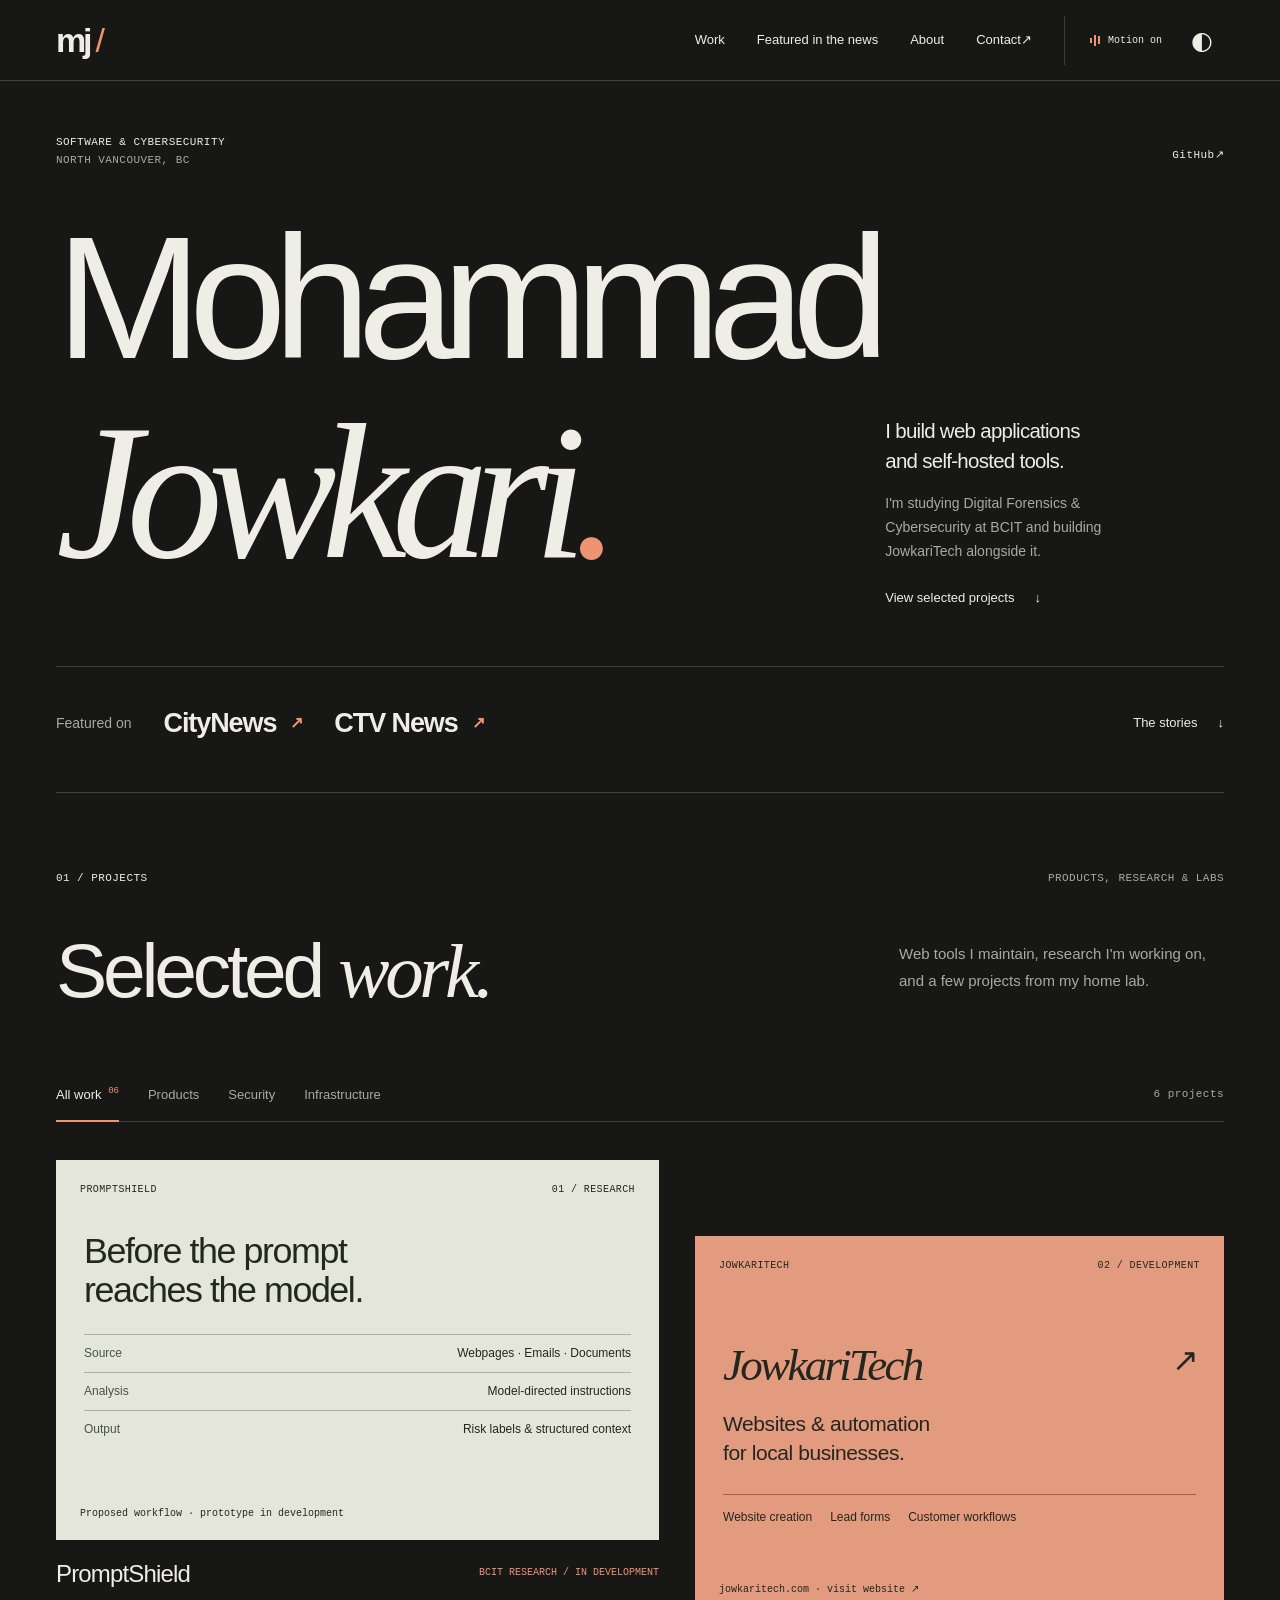
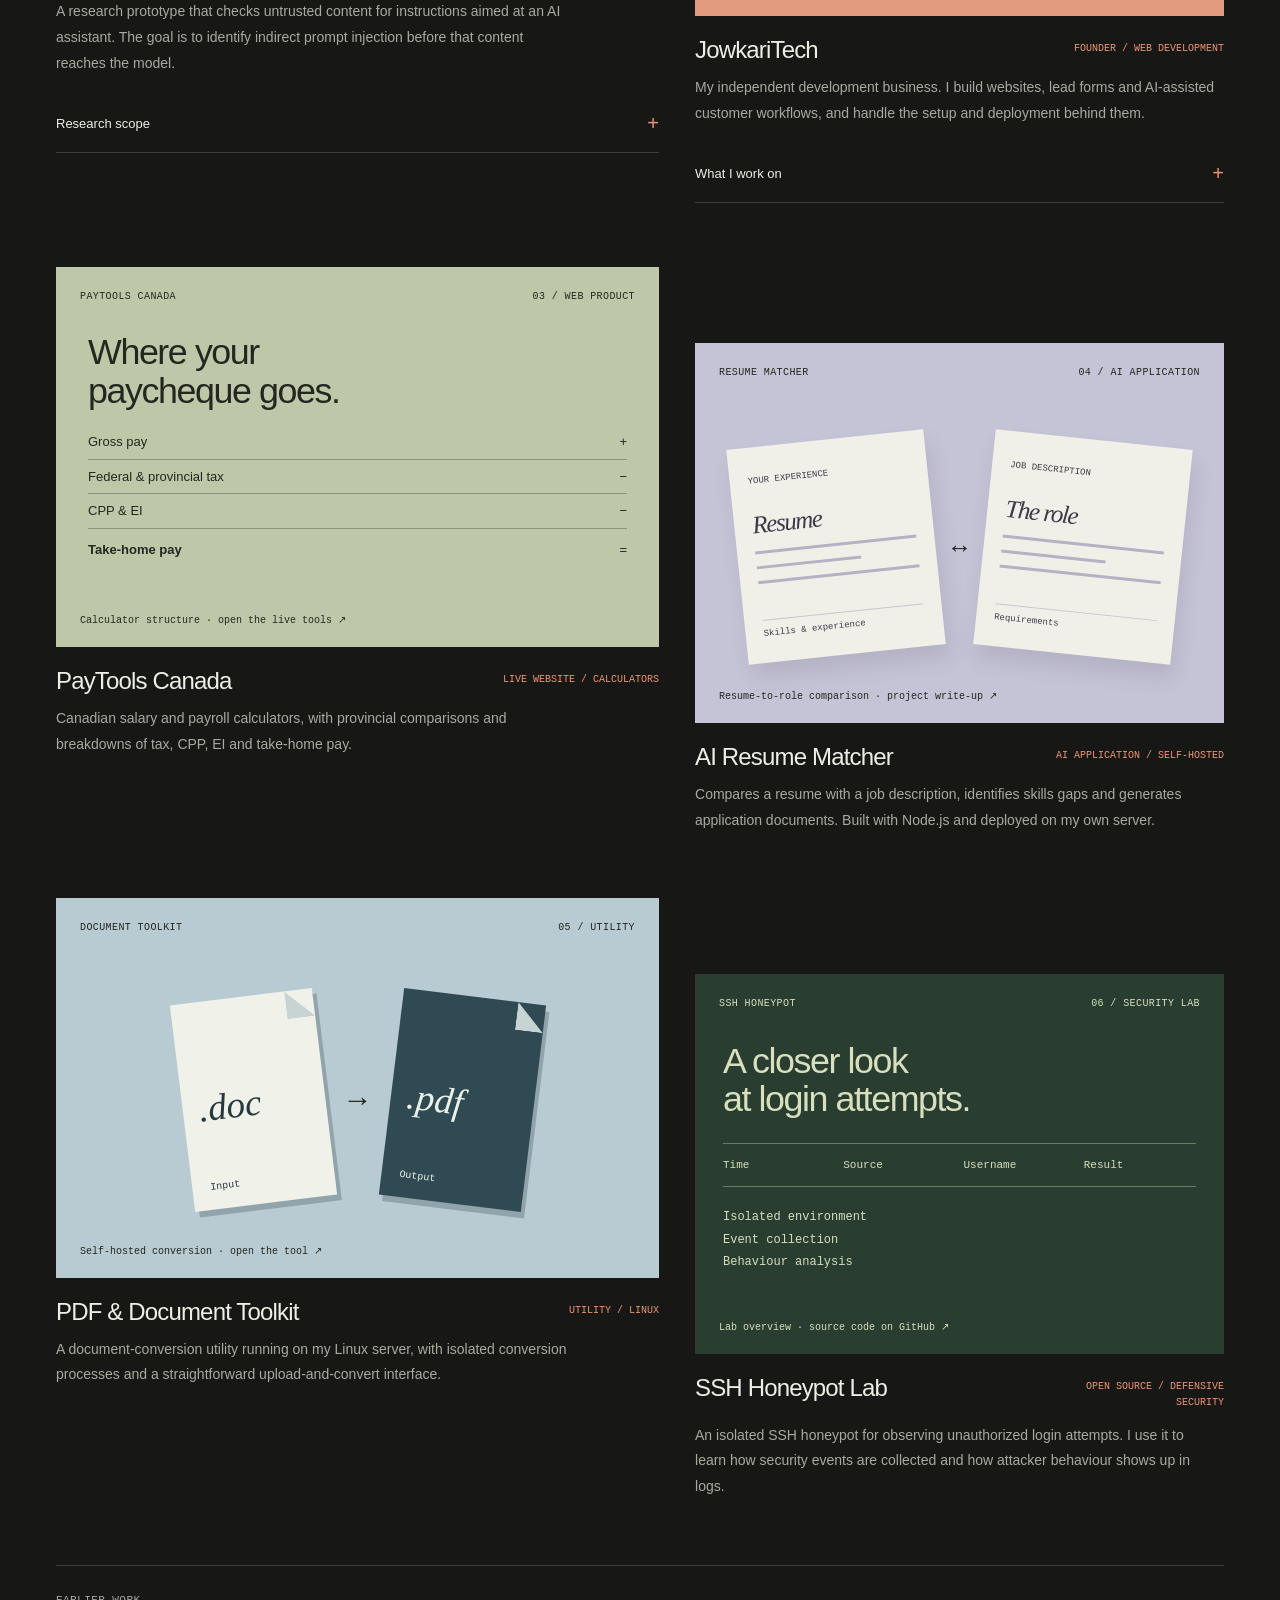
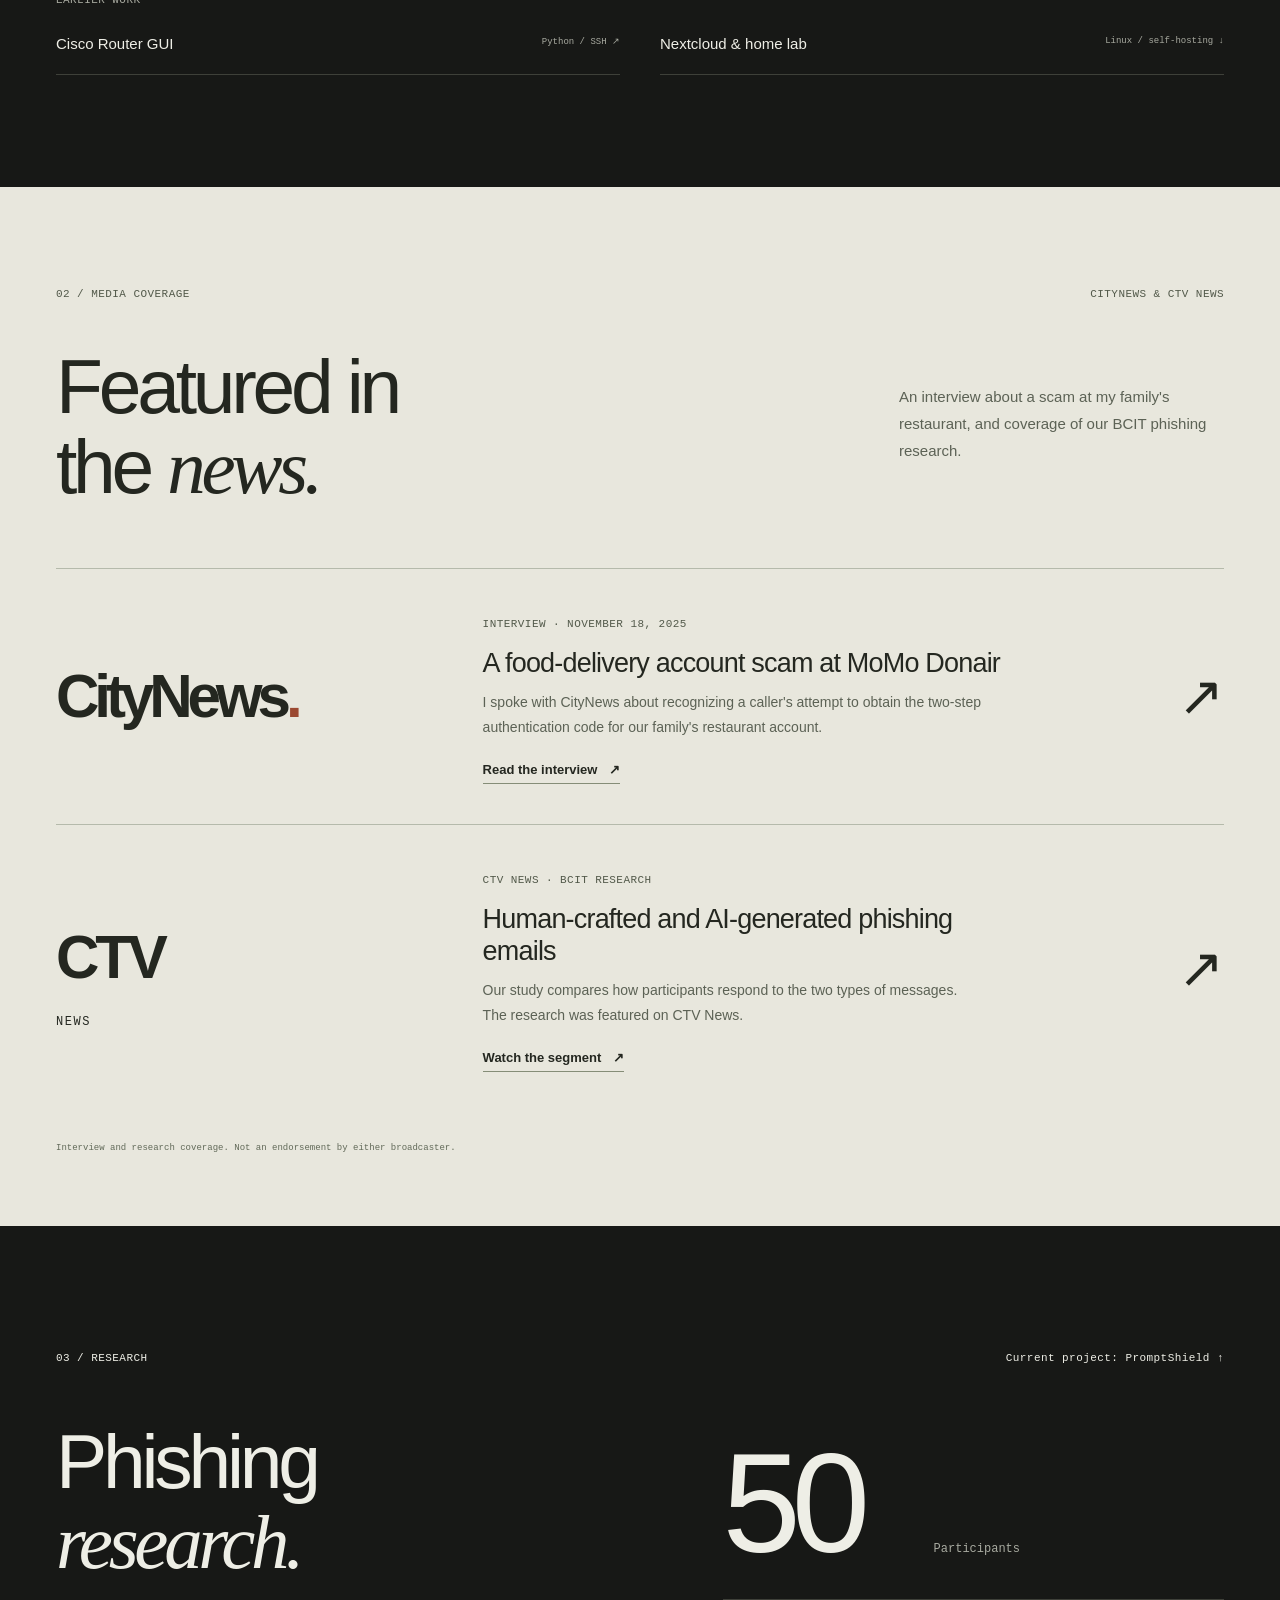
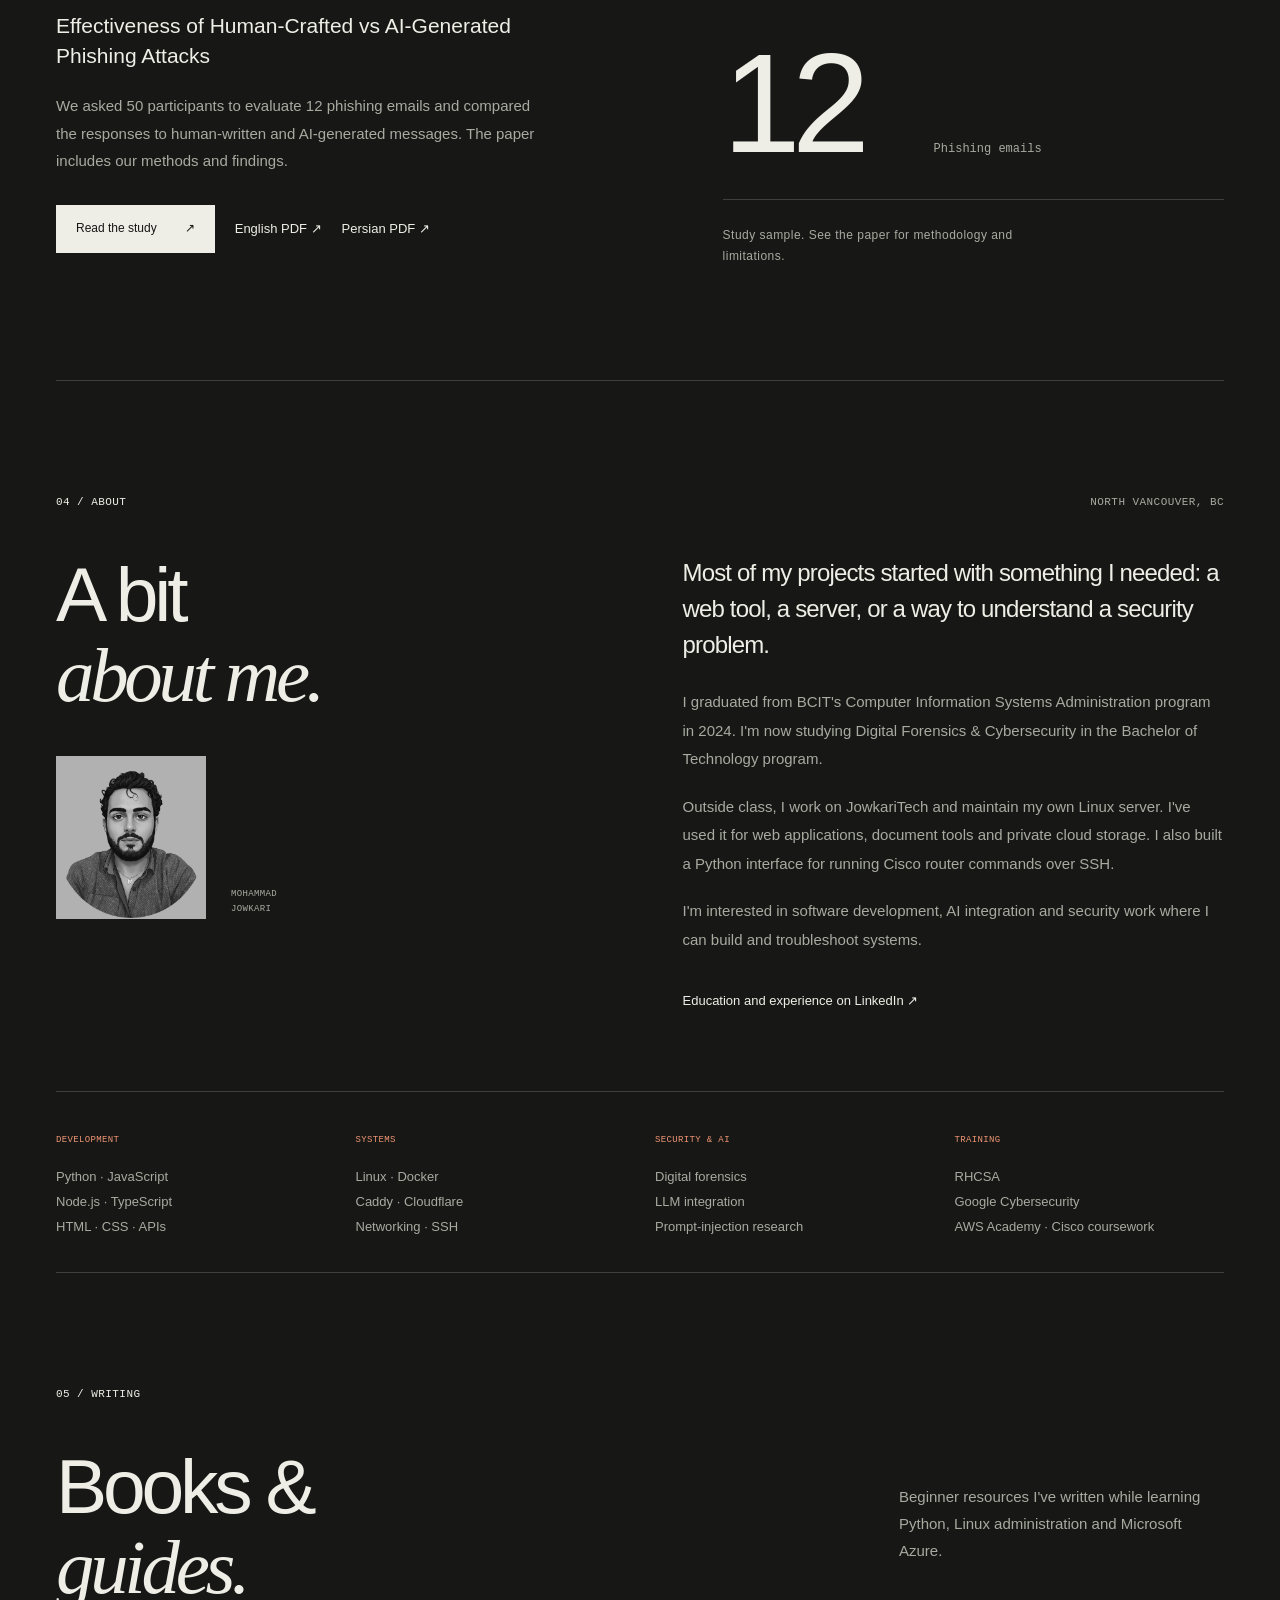
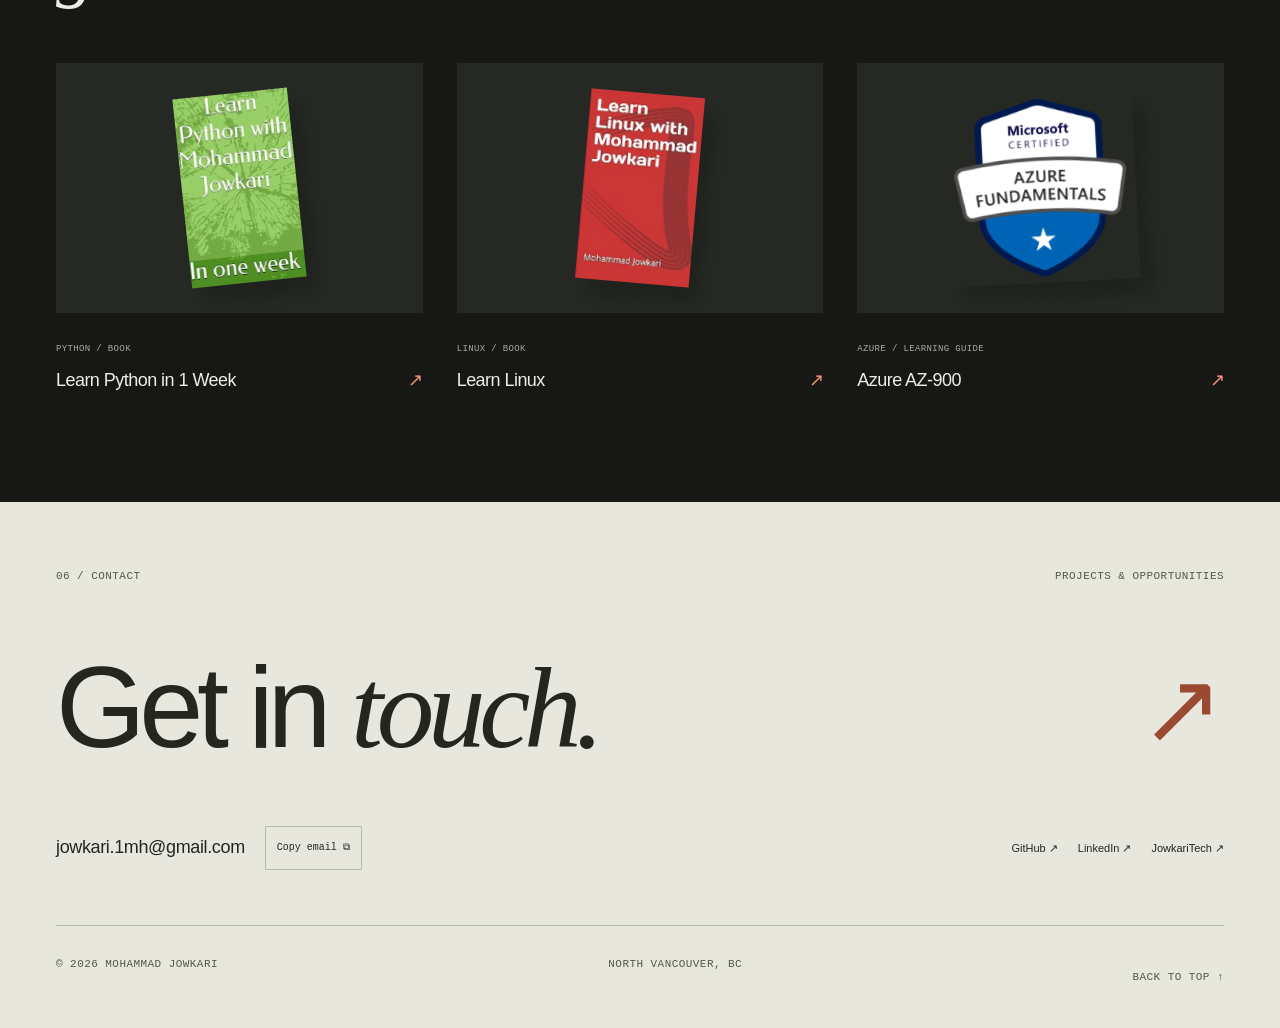
<file: index.html>
<!doctype html>
<html lang="en" data-theme="dark" data-motion="on">
<head>
<meta charset="utf-8">
<meta name="viewport" content="width=device-width,initial-scale=1">
<meta name="theme-color" content="#171816">
<title>Mohammad Jowkari — Software &amp; Cybersecurity</title>
<meta name="description" content="Mohammad Jowkari, a developer and BCIT digital forensics and cybersecurity student in North Vancouver. Projects, research, and appearances on CityNews and CTV News.">
<meta name="author" content="Mohammad Jowkari">
<link rel="canonical" href="https://mohammadjowkari.com/">
<meta property="og:type" content="website">
<meta property="og:url" content="https://mohammadjowkari.com/">
<meta property="og:title" content="Mohammad Jowkari — Software & Cybersecurity">
<meta property="og:description" content="Web applications, self-hosted tools, and security research. Featured on CityNews and CTV News.">
<meta property="og:image" content="https://mohammadjowkari.com/assets/images/unnamed-removebg-preview.png">
<meta name="twitter:card" content="summary">
<link rel="icon" href="./assets/images/logo.ico">
<link rel="stylesheet" href="./assets/css/editorial.css?v=2">
<link rel="stylesheet" href="./assets/css/refinement.css?v=3">
<script defer src="./assets/js/refinement.js?v=3"></script>
<script type="application/ld+json">{"@context":"https://schema.org","@type":"Person","name":"Mohammad Jowkari","url":"https://mohammadjowkari.com/","description":"Software developer and BCIT digital forensics and cybersecurity student in North Vancouver.","sameAs":["https://github.com/mohammadj02","https://ca.linkedin.com/in/mohammad-jowkari-058873275"]}</script>
</head>
<body>
<a class="skip" href="#main">Skip to content</a>
<div class="reading-progress" aria-hidden="true"></div>
<header class="header">
 <div class="wrap header-inner">
  <a class="wordmark" href="#home" aria-label="Mohammad Jowkari, home">mj<span> /</span></a>
  <nav class="nav" aria-label="Main navigation"><a href="#work">Work</a><a href="#press">Featured in the news</a><a href="#about">About</a><a href="#contact">Contact <span aria-hidden="true">↗</span></a></nav>
  <div class="controls">
   <button class="motion-control" type="button" data-motion-toggle aria-pressed="true" aria-label="Pause animations"><span class="motion-icon" aria-hidden="true"><i></i><i></i><i></i></span><span data-motion-label>Motion on</span></button>
   <button class="theme-control" type="button" data-theme-toggle aria-label="Switch to light mode"><span aria-hidden="true">◐</span></button>
   <details class="mobile-menu"><summary aria-label="Open navigation"><span></span><span></span></summary><nav aria-label="Mobile navigation"><a href="#work">Work</a><a href="#press">Featured in the news</a><a href="#research">Research</a><a href="#about">About</a><a href="#contact">Contact ↗</a></nav></details>
  </div>
 </div>
</header>
<main id="main">
<section class="hero wrap" id="home" aria-labelledby="name">
 <div class="hero-top"><p class="micro">SOFTWARE &amp; CYBERSECURITY<br><span class="muted">NORTH VANCOUVER, BC</span></p><a class="micro hero-edition" href="https://github.com/mohammadj02" target="_blank" rel="noopener noreferrer">GitHub <span aria-hidden="true">↗</span></a></div>
 <h1 class="name" id="name"><span class="name-line"><span>Mohammad</span></span><span class="name-line name-last"><span>Jowkari<span class="accent">.</span></span></span></h1>
 <div class="hero-intro"><p>I build web applications<br>and self-hosted tools.</p><p class="intro-detail">I'm studying Digital Forensics &amp; Cybersecurity at BCIT and building JowkariTech alongside it.</p><a class="underlink" href="#work">View selected projects <span aria-hidden="true">↓</span></a></div>
 <div class="hero-bottom press-proof" aria-label="Featured on CityNews and CTV News">
  <span class="proof-label">Featured on</span>
  <a class="proof-publisher" href="https://vancouver.citynews.ca/2025/11/18/restaurant-warns-scam-targeting-businesses-food-delivery-apps/" target="_blank" rel="noopener noreferrer" aria-label="Read my CityNews interview">CityNews <span aria-hidden="true">↗</span></a>
  <a class="proof-publisher" href="https://www.youtube.com/watch?v=7ow6-rvQ5AY" target="_blank" rel="noopener noreferrer" aria-label="Watch the CTV News research segment">CTV News <span aria-hidden="true">↗</span></a>
  <a class="proof-more underlink" href="#press">The stories <span aria-hidden="true">↓</span></a>
 </div>
</section>
<section class="work section wrap" id="work" aria-labelledby="work-title">
 <div class="section-line reveal"><span class="micro">01 / PROJECTS</span><span class="micro muted">PRODUCTS, RESEARCH &amp; LABS</span></div>
 <div class="section-heading"><h2 class="reveal" id="work-title">Selected <em>work.</em></h2><p class="reveal">Web tools I maintain, research I'm working on, and a few projects from my home lab.</p></div>
 <div class="filters reveal" role="group" aria-label="Filter projects"><button type="button" data-filter="all" aria-pressed="true" aria-controls="project-list">All work <sup>06</sup></button><button type="button" data-filter="live" aria-pressed="false" aria-controls="project-list">Products</button><button type="button" data-filter="security" aria-pressed="false" aria-controls="project-list">Security</button><button type="button" data-filter="infra" aria-pressed="false" aria-controls="project-list">Infrastructure</button><span class="micro muted project-count" aria-live="polite">6 projects</span></div>
 <div class="projects" id="project-list">
  <article class="project reveal" data-categories="security" id="promptshield">
   <a class="project-cover cover-shield" href="#promptshield-notes" aria-label="Read the PromptShield research scope"><div class="cover-top"><span>PROMPTSHIELD</span><span>01 / RESEARCH</span></div><div class="scope-art"><p class="art-heading">Before the prompt<br>reaches the model.</p><div class="scope-row"><span>Source</span><strong>Webpages · Emails · Documents</strong></div><div class="scope-row"><span>Analysis</span><strong>Model-directed instructions</strong></div><div class="scope-row"><span>Output</span><strong>Risk labels &amp; structured context</strong></div></div><span class="cover-caption">Proposed workflow · prototype in development</span></a>
   <div class="project-meta"><h3>PromptShield</h3><span class="project-type">BCIT RESEARCH / IN DEVELOPMENT</span></div><p>A research prototype that checks untrusted content for instructions aimed at an AI assistant. The goal is to identify indirect prompt injection before that content reaches the model.</p>
   <details class="build-notes" id="promptshield-notes"><summary>Research scope <span aria-hidden="true">+</span></summary><div><p>The work covers webpages, emails and documents, with a focus on classifying suspicious instructions and producing structured input. It is an ongoing research project, not a production security service.</p></div></details>
  </article>
  <article class="project reveal" data-categories="live">
   <a class="project-cover cover-jowkari" href="https://jowkaritech.com/" target="_blank" rel="noopener noreferrer" aria-label="Visit JowkariTech"><div class="cover-top"><span>JOWKARITECH</span><span>02 / DEVELOPMENT</span></div><div class="business-art"><strong>JowkariTech<span>↗</span></strong><p>Websites &amp; automation<br>for local businesses.</p><div><span>Website creation</span><span>Lead forms</span><span>Customer workflows</span></div></div><span class="cover-caption">jowkaritech.com · visit website ↗</span></a>
   <div class="project-meta"><h3>JowkariTech</h3><span class="project-type">FOUNDER / WEB DEVELOPMENT</span></div><p>My independent development business. I build websites, lead forms and AI-assisted customer workflows, and handle the setup and deployment behind them.</p>
   <details class="build-notes"><summary>What I work on <span aria-hidden="true">+</span></summary><div><p>Website creation, editable previews, lead capture and customer follow-up workflows for local businesses.</p><a class="underlink" href="https://jowkaritech.com/" target="_blank" rel="noopener noreferrer">Visit JowkariTech ↗</a></div></details>
  </article>
  <article class="project reveal" data-categories="live">
   <a class="project-cover cover-pay" href="https://paytoolscanada.ca/" target="_blank" rel="noopener noreferrer" aria-label="Use PayTools Canada calculators"><div class="cover-top"><span>PAYTOOLS CANADA</span><span>03 / WEB PRODUCT</span></div><div class="ledger-art"><p class="art-heading">Where your<br>paycheque goes.</p><div><span>Gross pay</span><b>+</b></div><div><span>Federal &amp; provincial tax</span><b>−</b></div><div><span>CPP &amp; EI</span><b>−</b></div><div class="ledger-total"><strong>Take-home pay</strong><b>=</b></div></div><span class="cover-caption">Calculator structure · open the live tools ↗</span></a>
   <div class="project-meta"><h3>PayTools Canada</h3><span class="project-type">LIVE WEBSITE / CALCULATORS</span></div><p>Canadian salary and payroll calculators, with provincial comparisons and breakdowns of tax, CPP, EI and take-home pay.</p>
  </article>
  <article class="project reveal" data-categories="live">
   <a class="project-cover cover-resume" href="https://devpost.com/software/resume-matcher-mohammad-jowkari" target="_blank" rel="noopener noreferrer" aria-label="Read the AI Resume Matcher project"><div class="cover-top"><span>RESUME MATCHER</span><span>04 / AI APPLICATION</span></div><div class="resume-composition" aria-hidden="true"><div class="resume-page"><span>YOUR EXPERIENCE</span><h4>Resume</h4><i></i><i></i><i></i><b>Skills &amp; experience</b></div><div class="resume-connector">↔</div><div class="resume-page"><span>JOB DESCRIPTION</span><h4>The role</h4><i></i><i></i><i></i><b>Requirements</b></div></div><span class="cover-caption">Resume-to-role comparison · project write-up ↗</span></a>
   <div class="project-meta"><h3>AI Resume Matcher</h3><span class="project-type">AI APPLICATION / SELF-HOSTED</span></div><p>Compares a resume with a job description, identifies skills gaps and generates application documents. Built with Node.js and deployed on my own server.</p>
  </article>
  <article class="project reveal" data-categories="live infra">
   <a class="project-cover cover-doc" href="https://mohammadjowkari.lol/app2" target="_blank" rel="noopener noreferrer" aria-label="Open the document conversion toolkit"><div class="cover-top"><span>DOCUMENT TOOLKIT</span><span>05 / UTILITY</span></div><div class="doc-composition" aria-hidden="true"><div class="doc-page">.doc<span>Input</span></div><div class="doc-arrow">→</div><div class="doc-page">.pdf<span>Output</span></div></div><span class="cover-caption">Self-hosted conversion · open the tool ↗</span></a>
   <div class="project-meta"><h3>PDF &amp; Document Toolkit</h3><span class="project-type">UTILITY / LINUX</span></div><p>A document-conversion utility running on my Linux server, with isolated conversion processes and a straightforward upload-and-convert interface.</p>
  </article>
  <article class="project reveal" data-categories="security infra">
   <a class="project-cover cover-lab" href="https://github.com/mohammadj02/Honey_pod_ssh" target="_blank" rel="noopener noreferrer" aria-label="Read the SSH Honeypot source code"><div class="cover-top"><span>SSH HONEYPOT</span><span>06 / SECURITY LAB</span></div><div class="lab-notes"><p class="art-heading">A closer look<br>at login attempts.</p><div class="log-fields"><span>Time</span><span>Source</span><span>Username</span><span>Result</span></div><p>Isolated environment<br>Event collection<br>Behaviour analysis</p></div><span class="cover-caption">Lab overview · source code on GitHub ↗</span></a>
   <div class="project-meta"><h3>SSH Honeypot Lab</h3><span class="project-type">OPEN SOURCE / DEFENSIVE SECURITY</span></div><p>An isolated SSH honeypot for observing unauthorized login attempts. I use it to learn how security events are collected and how attacker behaviour shows up in logs.</p>
  </article>
 </div>
 <div class="project-archive reveal"><span class="micro muted">EARLIER WORK</span><a href="https://github.com/mohammadj02/cisco-gui" target="_blank" rel="noopener noreferrer">Cisco Router GUI <span>Python / SSH ↗</span></a><a href="#about">Nextcloud &amp; home lab <span>Linux / self-hosting ↓</span></a></div>
</section>
<section class="press light-section" id="press" aria-labelledby="press-title">
 <div class="wrap">
  <div class="section-line reveal"><span class="micro">02 / MEDIA COVERAGE</span><span class="micro">CITYNEWS &amp; CTV NEWS</span></div>
  <div class="section-heading"><h2 class="reveal" id="press-title">Featured in<br>the <em>news.</em></h2><p class="reveal">An interview about a scam at my family's restaurant, and coverage of our BCIT phishing research.</p></div>
  <a class="press-story reveal" href="https://vancouver.citynews.ca/2025/11/18/restaurant-warns-scam-targeting-businesses-food-delivery-apps/" target="_blank" rel="noopener noreferrer"><span class="press-brand">CityNews<span>.</span></span><div><span class="micro">INTERVIEW · NOVEMBER 18, 2025</span><h3>A food-delivery account scam at MoMo Donair</h3><p>I spoke with CityNews about recognizing a caller's attempt to obtain the two-step authentication code for our family's restaurant account.</p><span class="story-action">Read the interview <span aria-hidden="true">↗</span></span></div><span class="story-arrow" aria-hidden="true">↗</span></a>
  <a class="press-story reveal" href="https://www.youtube.com/watch?v=7ow6-rvQ5AY" target="_blank" rel="noopener noreferrer"><span class="press-brand ctv-word">CTV<small>NEWS</small></span><div><span class="micro">CTV NEWS · BCIT RESEARCH</span><h3>Human-crafted and AI-generated phishing emails</h3><p>Our study compares how participants respond to the two types of messages. The research was featured on CTV News.</p><span class="story-action">Watch the segment <span aria-hidden="true">↗</span></span></div><span class="story-arrow" aria-hidden="true">↗</span></a>
  <p class="press-note">Interview and research coverage. Not an endorsement by either broadcaster.</p>
 </div>
</section>
<section class="research section wrap" id="research" aria-labelledby="research-title">
 <div class="section-line reveal"><span class="micro">03 / RESEARCH</span><a class="micro underlink" href="#promptshield">Current project: PromptShield ↑</a></div>
 <div class="research-grid"><div><h2 class="reveal" id="research-title">Phishing<br><em>research.</em></h2><p class="research-subtitle reveal">Effectiveness of Human-Crafted vs AI-Generated Phishing Attacks</p><p class="reveal">We asked 50 participants to evaluate 12 phishing emails and compared the responses to human-written and AI-generated messages. The paper includes our methods and findings.</p><div class="research-links reveal"><a class="solid-link" href="./research/effectiveness-human-vs-ai-phishing.html">Read the study <span aria-hidden="true">↗</span></a><a class="underlink" href="./papers/effectiveness-human-vs-ai-phishing-en.pdf" target="_blank" rel="noopener noreferrer">English PDF ↗</a><a class="underlink" href="./papers/effectiveness-human-vs-ai-phishing-fa-ieee.pdf" target="_blank" rel="noopener noreferrer">Persian PDF ↗</a></div></div><div class="study-numbers reveal"><div class="study-number"><strong>50</strong><span>Participants</span></div><div class="study-number"><strong>12</strong><span>Phishing emails</span></div><p class="micro muted">Study sample. See the paper for methodology and limitations.</p></div></div>
</section>
<section class="about section wrap" id="about" aria-labelledby="about-title">
 <div class="section-line reveal"><span class="micro">04 / ABOUT</span><span class="micro muted">NORTH VANCOUVER, BC</span></div>
 <div class="about-grid"><div class="about-title"><h2 class="reveal" id="about-title">A bit<br><em>about me.</em></h2><div class="about-portrait reveal"><img src="./assets/images/unnamed-removebg-preview.png" width="481" height="519" alt="Illustrated portrait of Mohammad Jowkari" loading="lazy"><span class="micro">MOHAMMAD<br>JOWKARI</span></div></div><div class="about-copy reveal"><p class="large-copy">Most of my projects started with something I needed: a web tool, a server, or a way to understand a security problem.</p><p>I graduated from BCIT's Computer Information Systems Administration program in 2024. I'm now studying Digital Forensics &amp; Cybersecurity in the Bachelor of Technology program.</p><p>Outside class, I work on JowkariTech and maintain my own Linux server. I've used it for web applications, document tools and private cloud storage. I also built a Python interface for running Cisco router commands over SSH.</p><p>I'm interested in software development, AI integration and security work where I can build and troubleshoot systems.</p><a class="underlink" href="https://ca.linkedin.com/in/mohammad-jowkari-058873275" target="_blank" rel="noopener noreferrer">Education and experience on LinkedIn ↗</a></div></div>
 <div class="toolbox reveal"><div><span class="micro">DEVELOPMENT</span><p>Python · JavaScript<br>Node.js · TypeScript<br>HTML · CSS · APIs</p></div><div><span class="micro">SYSTEMS</span><p>Linux · Docker<br>Caddy · Cloudflare<br>Networking · SSH</p></div><div><span class="micro">SECURITY &amp; AI</span><p>Digital forensics<br>LLM integration<br>Prompt-injection research</p></div><div><span class="micro">TRAINING</span><p>RHCSA<br>Google Cybersecurity<br>AWS Academy · Cisco coursework</p></div></div>
</section>
<section class="writing section wrap" id="writing" aria-labelledby="writing-title">
 <div class="section-line reveal"><span class="micro">05 / WRITING</span></div><div class="section-heading"><h2 class="reveal" id="writing-title">Books &amp;<br><em>guides.</em></h2><p class="reveal">Beginner resources I've written while learning Python, Linux administration and Microsoft Azure.</p></div>
 <div class="books">
  <a class="book reveal" href="https://www.amazon.ca/Learn-Python-Mohammad-Jowkari-week-ebook/dp/B0CCXPC9XJ" target="_blank" rel="noopener noreferrer"><div class="book-image"><img src="./assets/images/Learn Python with Mohammad Jowkari in 1 week.png" alt="Learn Python with Mohammad Jowkari in 1 Week book cover" loading="lazy"></div><span class="micro muted">PYTHON / BOOK</span><h3>Learn Python in 1 Week <span aria-hidden="true">↗</span></h3></a>
  <a class="book reveal" href="https://www.amazon.ca/Learn-Linux-Mohammad-Jowkari-ebook/dp/B0CY1K5BWS" target="_blank" rel="noopener noreferrer"><div class="book-image"><img src="./assets/images/Learn Linux with Mohammad Jowkari.png" alt="Learn Linux with Mohammad Jowkari book cover" loading="lazy"></div><span class="micro muted">LINUX / BOOK</span><h3>Learn Linux <span aria-hidden="true">↗</span></h3></a>
  <a class="book reveal" href="https://www.linkedin.com/posts/mohammad-jowkari-058873275_azure-az-900-activity-7266626053375164417-J01Z" target="_blank" rel="noopener noreferrer"><div class="book-image"><img src="./assets/images/twitter_thumb_201604_image.png" alt="Microsoft Azure learning guide" loading="lazy"></div><span class="micro muted">AZURE / LEARNING GUIDE</span><h3>Azure AZ-900 <span aria-hidden="true">↗</span></h3></a>
 </div>
</section>
<section class="contact light-section" id="contact" aria-labelledby="contact-title">
 <div class="wrap"><div class="section-line reveal"><span class="micro">06 / CONTACT</span><span class="micro">PROJECTS &amp; OPPORTUNITIES</span></div><a class="contact-main" href="mailto:jowkari.1mh@gmail.com"><h2 class="reveal" id="contact-title">Get in <em>touch.</em></h2><span class="contact-arrow" aria-hidden="true">↗</span></a><div class="contact-bottom"><a class="email-link" href="mailto:jowkari.1mh@gmail.com">jowkari.1mh@gmail.com</a><button class="copy-email" data-copy-email type="button">Copy email <span aria-hidden="true">⧉</span></button><span class="copy-feedback micro" role="status"></span><div class="socials"><a href="https://github.com/mohammadj02" target="_blank" rel="noopener noreferrer">GitHub ↗</a><a href="https://ca.linkedin.com/in/mohammad-jowkari-058873275" target="_blank" rel="noopener noreferrer">LinkedIn ↗</a><a href="https://jowkaritech.com/" target="_blank" rel="noopener noreferrer">JowkariTech ↗</a></div></div><footer class="footer"><p class="micro">© <span data-year>2026</span> MOHAMMAD JOWKARI</p><p class="micro">NORTH VANCOUVER, BC</p><a class="micro" href="#home">BACK TO TOP ↑</a></footer></div>
</section>
</main>
</body>
</html>
</file>
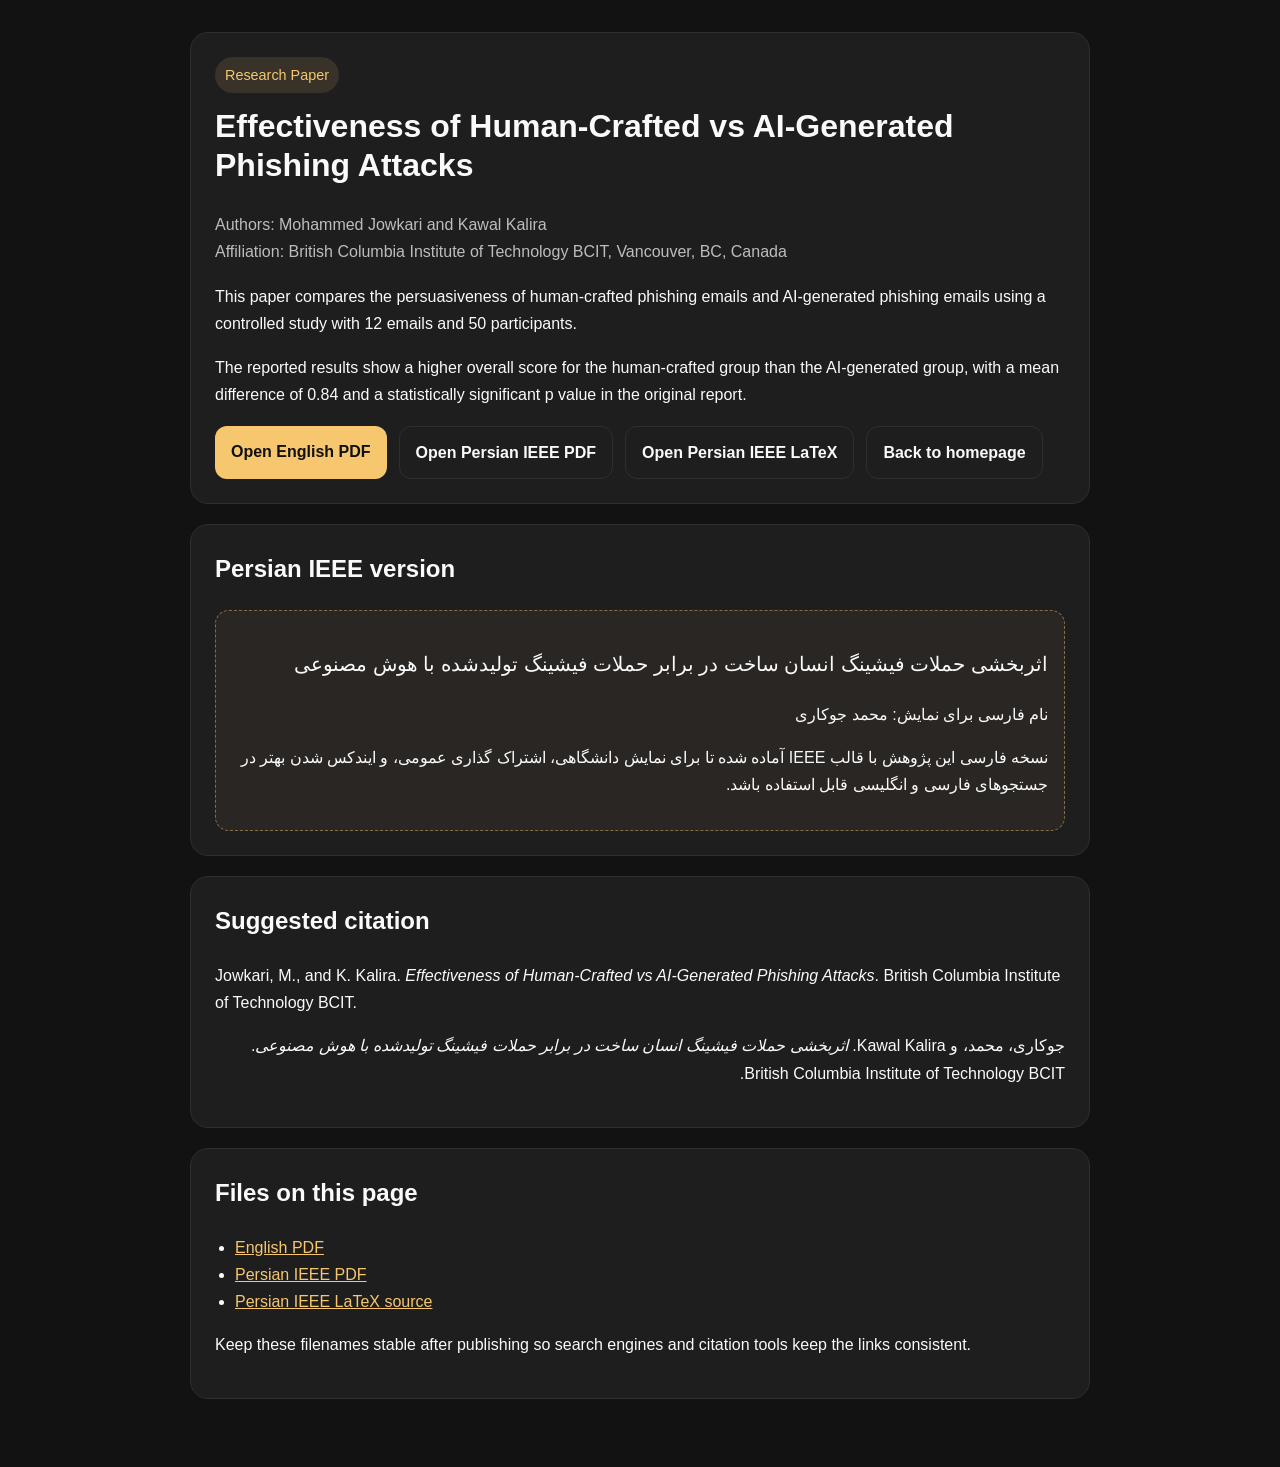
<file: research/effectiveness-human-vs-ai-phishing.html>
<!DOCTYPE html>
<html lang="en">
<head>
  <meta charset="UTF-8">
  <meta name="viewport" content="width=device-width, initial-scale=1.0">
  <title>Effectiveness of Human-Crafted vs AI-Generated Phishing Attacks | Mohammad Jowkari</title>
  <meta name="description" content="Public research page for the paper Effectiveness of Human-Crafted vs AI-Generated Phishing Attacks by Mohammed Jowkari and Kawal Kalira, with English and Persian PDF versions.">

  <meta name="citation_title" content="Effectiveness of Human-Crafted vs AI-Generated Phishing Attacks">
  <meta name="citation_author" content="Mohammed Jowkari">
  <meta name="citation_author" content="Kawal Kalira">
  <meta name="citation_pdf_url" content="https://mohammadjowkari.com/papers/effectiveness-human-vs-ai-phishing-en.pdf">
  <meta name="citation_fulltext_world_readable" content="true">
  <meta name="citation_language" content="en">

  <meta name="DC.title" content="Effectiveness of Human-Crafted vs AI-Generated Phishing Attacks">
  <meta name="DC.creator" content="Mohammed Jowkari">
  <meta name="DC.creator" content="Kawal Kalira">
  <meta name="DC.language" content="en">
  <meta name="DC.type" content="Text">
  <meta name="DC.identifier" content="https://mohammadjowkari.com/research/effectiveness-human-vs-ai-phishing.html">

  <link rel="canonical" href="https://mohammadjowkari.com/research/effectiveness-human-vs-ai-phishing.html">
  <style>
    :root {
      --bg: #121212;
      --panel: #1e1e1f;
      --text: #fafafa;
      --muted: #bdbdbd;
      --accent: #f6c76f;
      --border: #2f2f31;
    }
    * { box-sizing: border-box; }
    body {
      margin: 0;
      font-family: Arial, Helvetica, sans-serif;
      background: var(--bg);
      color: var(--text);
      line-height: 1.7;
    }
    .wrap { max-width: 940px; margin: 0 auto; padding: 32px 20px 48px; }
    .card {
      background: var(--panel);
      border: 1px solid var(--border);
      border-radius: 18px;
      padding: 24px;
      margin-bottom: 20px;
    }
    h1, h2, h3 { margin-top: 0; }
    h1 { font-size: 2rem; line-height: 1.2; }
    .meta { color: var(--muted); margin-bottom: 18px; }
    .btns { display: flex; flex-wrap: wrap; gap: 12px; margin-top: 18px; }
    .btn {
      display: inline-block; padding: 12px 16px; border-radius: 12px;
      background: var(--accent); color: #111; text-decoration: none; font-weight: 700;
    }
    .btn.secondary { background: transparent; border: 1px solid var(--border); color: var(--text); }
    .label {
      display: inline-block; padding: 6px 10px; border-radius: 999px;
      background: rgba(246,199,111,.12); color: var(--accent); font-size: .9rem; margin-bottom: 14px;
    }
    .ieee-box {
      border: 1px dashed rgba(246,199,111,.45); padding: 16px; border-radius: 14px;
      background: rgba(246,199,111,.05);
    }
    ul { padding-left: 20px; }
    a { color: var(--accent); }
    .fa-title { font-size: 1.25rem; direction: rtl; text-align: right; }
    .rtl { direction: rtl; text-align: right; }
  </style>
</head>
<body>
  <main class="wrap">
    <section class="card">
      <div class="label">Research Paper</div>
      <h1>Effectiveness of Human-Crafted vs AI-Generated Phishing Attacks</h1>
      <p class="meta">Authors: Mohammed Jowkari and Kawal Kalira<br>Affiliation: British Columbia Institute of Technology BCIT, Vancouver, BC, Canada</p>
      <p>
        This paper compares the persuasiveness of human-crafted phishing emails and AI-generated phishing emails using a controlled study with 12 emails and 50 participants.
      </p>
      <p>
        The reported results show a higher overall score for the human-crafted group than the AI-generated group, with a mean difference of 0.84 and a statistically significant p value in the original report.
      </p>
      <div class="btns">
        <a class="btn" href="../papers/effectiveness-human-vs-ai-phishing-en.pdf">Open English PDF</a>
        <a class="btn secondary" href="../papers/effectiveness-human-vs-ai-phishing-fa-ieee.pdf">Open Persian IEEE PDF</a>
        <a class="btn secondary" href="../papers/effectiveness-human-vs-ai-phishing-fa-ieee.tex">Open Persian IEEE LaTeX</a>
        <a class="btn secondary" href="../index.html">Back to homepage</a>
      </div>
    </section>

    <section class="card">
      <h2>Persian IEEE version</h2>
      <div class="ieee-box">
        <p class="fa-title">اثربخشی حملات فیشینگ انسان ساخت در برابر حملات فیشینگ تولیدشده با هوش مصنوعی</p>
        <p class="rtl">نام فارسی برای نمایش: محمد جوکاری</p>
        <p class="rtl">
          نسخه فارسی این پژوهش با قالب IEEE آماده شده تا برای نمایش دانشگاهی، اشتراک گذاری عمومی، و ایندکس شدن بهتر در جستجوهای فارسی و انگلیسی قابل استفاده باشد.
        </p>
      </div>
    </section>

    <section class="card">
      <h2>Suggested citation</h2>
      <p>Jowkari, M., and K. Kalira. <em>Effectiveness of Human-Crafted vs AI-Generated Phishing Attacks</em>. British Columbia Institute of Technology BCIT.</p>
      <p class="rtl">جوکاری، محمد، و Kawal Kalira. <em>اثربخشی حملات فیشینگ انسان ساخت در برابر حملات فیشینگ تولیدشده با هوش مصنوعی</em>. British Columbia Institute of Technology BCIT.</p>
    </section>

    <section class="card">
      <h2>Files on this page</h2>
      <ul>
        <li><a href="../papers/effectiveness-human-vs-ai-phishing-en.pdf">English PDF</a></li>
        <li><a href="../papers/effectiveness-human-vs-ai-phishing-fa-ieee.pdf">Persian IEEE PDF</a></li>
        <li><a href="../papers/effectiveness-human-vs-ai-phishing-fa-ieee.tex">Persian IEEE LaTeX source</a></li>
      </ul>
      <p>Keep these filenames stable after publishing so search engines and citation tools keep the links consistent.</p>
    </section>
  </main>
</body>
</html>
</file>
<file: assets/css/editorial.css>
/* An independent portfolio. System typography; no framework or font download. */
:root{color-scheme:dark;--bg:#171816;--fg:#eeeee6;--muted:#a8aaa0;--line:#3e4039;--accent:#ef9473;--paper:#e8e7dd;--ink:#242720;--ease:cubic-bezier(.22,.68,0,1.01);--sans:Arial,Helvetica,sans-serif;--serif:Georgia,'Times New Roman',serif;--mono:'Courier New',monospace}
:root[data-theme=light]{color-scheme:light;--bg:#f4f2e9;--fg:#242720;--muted:#5b6055;--line:#cecec2;--accent:#a5472b;--paper:#e4e3d6;--ink:#242720}
*{box-sizing:border-box}html{scroll-behavior:smooth;scroll-padding-top:96px}body{margin:0;background:var(--bg);color:var(--fg);font:16px/1.65 var(--sans);-webkit-font-smoothing:antialiased}::selection{background:var(--accent);color:var(--bg)}a{color:inherit;text-decoration:none}button,summary,a{-webkit-tap-highlight-color:transparent}button{color:inherit;font:inherit;cursor:pointer}button:focus-visible,summary:focus-visible,a:focus-visible{outline:2px solid var(--accent);outline-offset:6px}img{display:block;max-width:100%}h1,h2,h3,h4,p{margin:0}h1,h2,h3,h4{line-height:1.04;letter-spacing:-.055em;font-weight:500}h2{font-size:clamp(56px,7.6vw,112px)}em{font-family:var(--serif);font-weight:400}p{color:var(--muted)}.wrap{width:min(1320px,calc(100% - 112px));margin-inline:auto}.micro{font:11px/1.65 var(--mono);letter-spacing:.04em}.muted{color:var(--muted)}.accent{color:var(--accent)}.skip{position:fixed;top:-80px;left:20px;z-index:200;background:var(--accent);color:var(--bg);padding:12px 20px}.skip:focus{top:14px}.reading-progress{position:fixed;top:0;left:0;width:0;height:2px;background:var(--accent);z-index:101}.header{position:sticky;top:0;z-index:90;background:var(--bg);border-bottom:1px solid var(--line)}.header-inner{height:80px;display:flex;align-items:center;gap:32px}.wordmark{font-size:34px;font-weight:700;letter-spacing:-.095em;line-height:1}.wordmark span{color:var(--accent);font-weight:400}.nav{display:flex;gap:32px;margin-left:auto}.nav a{font-size:12px;position:relative}.nav a::after,.underlink::after{content:'';position:absolute;height:1px;background:currentColor;left:0;right:0;bottom:-4px;transform:scaleX(0);transform-origin:left;transition:transform .3s}.nav a:hover::after,.nav a[aria-current]::after,.underlink:hover::after{transform:scaleX(1)}.nav a[aria-current]{color:var(--accent)}.controls{display:flex;align-items:center;gap:18px;border-left:1px solid var(--line);padding-left:25px}.motion-control,.theme-control{border:0;padding:10px 0;background:none;display:flex;align-items:center;gap:8px;font:10px var(--mono);min-height:44px}.theme-control{font:25px var(--sans);width:30px;justify-content:center}.motion-icon{height:14px;display:flex;align-items:center;gap:2px}.motion-icon i{width:2px;height:10px;background:var(--accent);animation:equalizer 1.2s ease-in-out infinite alternate}.motion-icon i:nth-child(2){animation-delay:-.7s}.motion-icon i:nth-child(3){animation-delay:-.3s}.mobile-menu{display:none}.hero{position:relative;padding-top:52px;padding-bottom:24px;isolation:isolate}.hero-top{display:flex;justify-content:space-between;position:relative;z-index:2;margin-bottom:34px}.hero-top .micro{color:var(--fg)}.hero-edition{text-align:right}.name{font-size:clamp(84px,13.7vw,202px);letter-spacing:-.075em;line-height:.99;position:relative;z-index:1;pointer-events:none}.name-line{display:block;overflow:hidden;padding:0 .04em .08em 0;margin-bottom:-.03em}.name-line>span{display:inline-block}.name-last{font-family:var(--serif);font-style:italic;font-weight:400;font-size:1.1em;letter-spacing:-.078em;line-height:1.03}.hero-intro{position:absolute;right:0;bottom:194px;width:29%;max-width:355px;z-index:2}.hero-intro>p:first-child{font-size:clamp(17px,1.5vw,22px);color:var(--fg);letter-spacing:-.035em;line-height:1.5}.hero-intro .intro-detail{font-size:12px;line-height:1.8;max-width:280px;margin-top:17px}.underlink{font-size:12px;display:inline-flex;gap:20px;align-items:center;position:relative}.hero-intro .underlink{margin-top:22px}.hero-intro .underlink span{transition:transform .3s}.hero-intro .underlink:hover span{transform:translateY(5px)}.signal-study{position:absolute;right:-18px;top:105px;width:290px;height:230px;z-index:-1;opacity:.75}#signal-canvas{width:100%;height:100%;display:block}.hero-bottom{display:flex;justify-content:space-between;align-items:end;border-top:1px solid var(--line);margin-top:58px;padding-top:25px;min-height:118px}.currently{display:flex;align-items:center;gap:16px;padding-bottom:16px}.currently p{font-size:13px;color:var(--fg)}.currently .micro{color:var(--muted);font-size:9px}.status-dot{width:6px;height:6px;background:var(--accent);border-radius:50%;position:relative}.status-dot::after{content:'';position:absolute;inset:-6px;border:1px solid var(--accent);border-radius:50%;animation:status-pulse 3s infinite}.scroll-seal{position:relative;width:90px;height:90px;display:grid;place-items:center}.seal-type{width:100%;height:100%;animation:seal-spin 24s linear infinite;position:absolute;inset:0}.seal-type text{fill:var(--fg);font:8.3px var(--mono);letter-spacing:1.35px}.scroll-seal>span{font-size:27px;color:var(--accent);transition:transform .3s}.scroll-seal:hover>span{transform:translateY(6px)}.discipline-band{margin-top:26px;border-block:1px solid var(--line);overflow:hidden;padding:17px 0;color:var(--muted)}.band-track{display:flex;width:max-content;animation:marquee 42s linear infinite}.band-track>span{flex-shrink:0;white-space:nowrap;font:italic 31px var(--serif);letter-spacing:-.015em}.band-track i{display:inline-block;font:400 24px var(--sans);padding-inline:45px;color:var(--accent)}.section{padding-block:112px}.section-line{display:flex;justify-content:space-between;gap:20px;align-items:center;margin-bottom:44px}.section-heading{display:flex;justify-content:space-between;align-items:end;gap:45px;margin-bottom:56px}.section-heading>p{font-size:14px;max-width:335px;line-height:1.85;padding-bottom:8px}.filters{display:flex;align-items:center;gap:29px;border-bottom:1px solid var(--line);margin-bottom:38px}.filters button{position:relative;border:0;background:none;padding:16px 0;color:var(--muted);font-size:12px}.filters button::after{content:'';position:absolute;left:0;bottom:-1px;right:0;height:2px;background:var(--accent);transform:scaleX(0);transform-origin:left;transition:transform .3s}.filters button[aria-pressed=true]{color:var(--fg)}.filters button[aria-pressed=true]::after{transform:scaleX(1)}.filters sup{font:9px var(--mono);color:var(--accent);padding-left:3px}.project-count{margin-left:auto}.projects{display:grid;grid-template-columns:1.14fr 1fr;column-gap:36px;row-gap:64px;align-items:start}.project:nth-child(even){margin-top:76px}.projects.is-filtered .project{margin-top:0}.project[hidden]{display:none!important}.project-cover{height:380px;display:block;position:relative;overflow:hidden;isolation:isolate;transition:transform .5s var(--ease);transform:perspective(1000px) rotateX(var(--rx,0deg)) rotateY(var(--ry,0deg));will-change:auto;color:var(--cover-fg,#242720)}.cover-top{position:absolute;top:22px;left:24px;right:24px;display:flex;justify-content:space-between;gap:15px;font:9px var(--mono);letter-spacing:.04em;z-index:3}.cover-caption{position:absolute;bottom:19px;left:24px;right:24px;font:9px var(--mono);z-index:3;color:inherit;opacity:.8}.project-meta{display:flex;align-items:start;justify-content:space-between;gap:12px;margin:22px 0 12px}.project-meta h3{font-size:23px;letter-spacing:-.035em;flex-shrink:0}.project-type{font:8px/1.5 var(--mono);color:var(--accent);max-width:160px;text-align:right;padding-top:3px}.project>p{font-size:13px;line-height:1.85;max-width:520px}.build-notes{margin-top:18px;border-bottom:1px solid var(--line)}.build-notes summary{list-style:none;display:flex;align-items:center;justify-content:space-between;font-size:11px;padding:12px 0;cursor:pointer}.build-notes summary::-webkit-details-marker{display:none}.build-notes summary>span{font-size:20px;color:var(--accent);transition:transform .3s}.build-notes[open] summary>span{transform:rotate(45deg)}.build-notes>div{padding-bottom:20px}.build-notes p{font-size:12px;line-height:1.9}.build-notes .underlink{margin-top:10px}.cover-shield{background:#e4e6d9}.shield-letter{position:absolute;top:65px;left:31px;font-size:196px;letter-spacing:-.11em;font-weight:700;line-height:1}.shield-letter>span{font-family:var(--serif);font-weight:400;font-style:italic}.shield-letter b{position:absolute;right:-112px;top:26px;color:#a3472d;font:70px var(--sans);animation:arrow-drift 5s ease-in-out infinite}.shield-pipeline{position:absolute;left:30px;right:30px;bottom:62px;display:flex;align-items:center;gap:16px;font:11px var(--mono)}.shield-pipeline>span{border-bottom:1px solid #929a88;padding:11px 0;flex:1}.shield-pipeline i{font-style:normal;color:#a3472d}.shield-pipeline .inspect{position:relative}.shield-pipeline .inspect::after{content:'';position:absolute;left:0;bottom:-1px;width:25%;height:2px;background:#a3472d;animation:inspection 3s ease-in-out infinite alternate}.cover-jowkari{background:#e29b7e}.site-composition{position:absolute;inset:65px 22px 47px;perspective:1000px;transform:translate3d(var(--px,0px),var(--py,0px),0);transition:transform .5s var(--ease)}.site-sheet{position:absolute;background:#f1eee4;width:60%;height:235px;padding:18px;box-shadow:7px 15px 25px #61381d28;color:#292b22}.sheet-back{left:8%;top:2px;transform:rotate(-8deg);transition:transform .65s var(--ease)}.sheet-front{right:5%;top:37px;transform:rotate(9deg);background:#333e31;color:#e6ebd6;width:44%;height:215px;transition:transform .65s var(--ease)}.project-cover:hover .sheet-back{transform:rotate(-12deg) translate(-8px,-8px)}.project-cover:hover .sheet-front{transform:rotate(13deg) translate(8px,-6px)}.sheet-nav{font:7px var(--mono);border-bottom:1px solid #959e8755;padding-bottom:13px;display:flex;justify-content:space-between}.site-sheet strong{font-size:29px;line-height:1.01;letter-spacing:-.045em;font-weight:500;display:block;margin-top:16px}.site-sheet strong em{font-size:1.06em}.sheet-button{font:8px var(--mono);margin-top:15px;border-bottom:1px solid;width:max-content}.sheet-shape{width:55px;height:60px;border-radius:55px 55px 0 0;background:#dde2ab;float:right;margin-top:13px}.sheet-front strong{position:absolute;bottom:23px;font-size:26px}.cover-pay{background:#bec8a9}.pay-composition{position:absolute;inset:80px 13% 57px;transform:rotate(-5deg);transition:transform .65s var(--ease)}.project-cover:hover .pay-composition{transform:rotate(0) translateY(-7px)}.pay-sheet{height:100%;background:#f2f0e5;color:#282f25;padding:24px;box-shadow:10px 13px 0 #89997b}.pay-sheet .micro{font-size:8px}.pay-sheet strong{display:block;font-size:31px;line-height:1.05;letter-spacing:-.04em;font-weight:500;margin-top:13px}.pay-bar{display:flex;height:15px;margin-top:22px;gap:3px}.pay-bar i{height:100%;width:64%;background:#405d42;transform-origin:left;animation:bar-breathe 5s ease-in-out infinite alternate}.pay-bar i:nth-child(2){width:24%;background:#b5bf88;animation:none}.pay-bar i:nth-child(3){width:12%;background:#d79373;animation:none}.pay-key{display:flex;justify-content:space-between;font:7px var(--mono);margin-top:7px}.pay-regions{border-top:1px solid #c5c9b7;margin-top:15px;padding-top:9px;font:8px var(--mono);display:flex;justify-content:space-between}.cover-resume{background:#c5c3d6}.resume-composition{position:absolute;inset:85px 8% 56px;display:flex;align-items:center;gap:12px}.resume-page{position:relative;width:46%;height:216px;background:#f1f0e8;padding:18px;color:#3c3849;box-shadow:4px 14px 20px #48405420;transform:rotate(-6deg);transition:transform .65s var(--ease)}.resume-page:last-child{transform:rotate(6deg)}.project-cover:hover .resume-page:first-child{transform:rotate(-10deg) translateX(-4px)}.project-cover:hover .resume-page:last-child{transform:rotate(10deg) translateX(4px)}.resume-page>span{font:6px var(--mono);white-space:nowrap}.resume-page h4{font:italic 29px var(--serif);margin-top:20px}.resume-page>i{display:block;height:3px;margin-top:12px;background:#b5b2c4}.resume-page>i:nth-of-type(2){width:65%}.resume-page>b{position:absolute;bottom:22px;left:18px;font:7px var(--mono);border-top:1px solid #c8c6d0;padding-top:8px;right:18px}.resume-connector{font-size:25px;animation:connector-breathe 4s ease-in-out infinite}.cover-doc{background:#b8cbd2}.doc-composition{display:flex;justify-content:center;align-items:center;gap:18px;position:absolute;inset:80px 10% 56px}.doc-page{width:40%;max-width:143px;height:208px;background:#f0f1e9;box-shadow:7px 12px 0 #91a4ac;position:relative;padding:85px 16px 0;font:italic 37px var(--serif);color:#27383f;transform:rotate(-7deg);transition:transform .6s var(--ease)}.doc-page:last-child{background:#304a53;color:#edf2e9;transform:rotate(7deg)}.doc-page span{position:absolute;bottom:17px;left:18px;font:10px var(--mono)}.doc-page::before{content:'';position:absolute;width:28px;height:28px;background:#c8d3d4;right:0;top:0;clip-path:polygon(0 0,100% 100%,0 100%)}.project-cover:hover .doc-page{transform:rotate(-11deg) translateY(-8px)}.project-cover:hover .doc-page:last-child{transform:rotate(11deg) translateY(6px)}.doc-arrow{font-size:30px;animation:arrow-drift 5s infinite ease-in-out}.cover-lab{background:#293d31;--cover-fg:#d7dfbd}.lab-composition{position:absolute;inset:90px 26px 68px;display:flex;align-items:center;gap:26px}.radar{flex:none;width:185px;height:185px;position:relative;border-radius:50%;border:1px solid #94a78388;overflow:hidden}.radar i{position:absolute;inset:20%;border:1px solid #94a78366;border-radius:50%}.radar i:nth-child(2){inset:37%}.radar i:nth-child(3){inset:0;transform:rotate(45deg);border-radius:0;border-top:0;border-bottom:0;left:49%;right:49%}.radar b{position:absolute;inset:0;border-radius:50%;background:conic-gradient(from 0deg,transparent 65%,#bfd19130 100%);animation:seal-spin 10s linear infinite}.radar span{width:6px;height:6px;border-radius:50%;background:#f0bb89;position:absolute;left:36px;top:91px;animation:status-pulse 3s infinite}.lab-label{font-size:27px;line-height:1.2;letter-spacing:-.04em}.project-archive{display:grid;grid-template-columns:1fr 1fr;gap:0 40px;margin-top:65px;border-top:1px solid var(--line)}.project-archive>.micro{grid-column:1/-1;margin:25px 0 6px}.project-archive a{padding:17px 0;border-bottom:1px solid var(--line);display:flex;justify-content:space-between;gap:15px;font-size:15px}.project-archive a>span{font:9px var(--mono);color:var(--muted);padding-top:4px}.project-archive a:hover{color:var(--accent)}.light-section{background:var(--paper);color:var(--ink)}.light-section p{color:#5c6255}.light-section .micro{color:#52594a}.press{padding:98px 0 70px}.press .section-heading{margin-bottom:60px}.press-story{position:relative;display:grid;grid-template-columns:1fr 1.65fr 70px;gap:50px;padding:40px 0;border-top:1px solid #b5baab;align-items:center;isolation:isolate}.press-story::before{content:'';position:absolute;z-index:-1;inset:0 -20px;background:#dedfd2;transform:scaleY(0);transform-origin:bottom;transition:transform .5s var(--ease)}.press-story:hover::before{transform:scaleY(1)}.press-brand{font-size:clamp(36px,4.7vw,65px);letter-spacing:-.085em;font-weight:700}.press-brand>span{color:#9b4931}.ctv-word{letter-spacing:-.07em}.ctv-word>small{font:12px var(--mono);letter-spacing:.13em;display:block;margin-top:7px}.press-story .micro{font-size:9px}.press-story h3{font-size:25px;letter-spacing:-.03em;line-height:1.18;margin:13px 0 10px;max-width:530px}.press-story p{font-size:12px;line-height:1.85;max-width:440px}.story-arrow{font-size:55px;font-weight:400;justify-self:end;transition:transform .5s var(--ease)}.press-story:hover .story-arrow{transform:translate(7px,-7px)}.press .press-note{font:9px/1.8 var(--mono);margin-top:28px;color:#626a59}.research-grid{display:grid;grid-template-columns:1.15fr 1fr;gap:90px}.research h2{font-size:clamp(74px,10vw,146px)}.research-subtitle{font-size:21px;line-height:1.45;color:var(--fg);max-width:460px;margin-top:28px}.research-subtitle+p{font-size:14px;line-height:1.9;max-width:490px;margin-top:20px}.research-links{display:flex;flex-wrap:wrap;align-items:center;gap:20px;margin-top:30px}.solid-link{display:inline-flex;gap:28px;background:var(--fg);color:var(--bg);padding:14px 20px;font-size:12px;transition:background .3s}.solid-link:hover{background:var(--accent)}.study-numbers{align-self:center}.study-number{display:flex;align-items:baseline;gap:35px;border-bottom:1px solid var(--line);padding:12px 0 24px;margin-bottom:22px}.study-number strong{font:500 clamp(90px,11vw,156px)/1 var(--sans);letter-spacing:-.065em;font-variant-numeric:tabular-nums;min-width:1.25em}.study-number>span{font:12px var(--mono);color:var(--muted)}.study-numbers>.micro{margin-top:25px;font-size:9px}.about{border-top:1px solid var(--line)}.about-grid{display:grid;grid-template-columns:1fr 1fr;gap:85px}.about h2{font-size:clamp(50px,5.5vw,82px)}.about-title h2 em{white-space:nowrap}.about-copy>.large-copy{font-size:26px;color:var(--fg);line-height:1.5;letter-spacing:-.035em;margin-bottom:25px}.about-copy>p{font-size:14px;line-height:1.95;margin-bottom:19px}.about-copy .underlink{margin-top:8px}.about-portrait{display:flex;align-items:end;gap:25px;margin-top:40px}.about-portrait img{width:150px;height:163px;object-fit:contain;background:#abb5a0;filter:grayscale(1);transition:filter .6s,transform .6s}.about-portrait:hover img{filter:grayscale(0);transform:rotate(-3deg)}.about-portrait .micro{color:var(--muted);font-size:9px;padding-bottom:2px}.toolbox{display:grid;grid-template-columns:repeat(4,1fr);gap:30px;border-block:1px solid var(--line);padding:32px 0;margin-top:70px}.toolbox .micro{font-size:9px;color:var(--accent)}.toolbox p{font-size:13px;line-height:1.9;margin-top:15px}.writing{padding-top:0}.books{display:grid;grid-template-columns:repeat(3,1fr);gap:34px}.book-image{height:250px;display:flex;align-items:center;justify-content:center;background:#262923;margin-bottom:20px;overflow:hidden}.book-image img{height:190px;max-width:85%;object-fit:contain;transform:rotate(-6deg);box-shadow:12px 16px 17px #0003;transition:transform .6s var(--ease)}.book:nth-child(2) img{transform:rotate(5deg)}.book:nth-child(3) img{transform:rotate(-3deg)}.book:hover img{transform:rotate(0) translateY(-8px)}.book>.micro{font-size:9px}.book h3{font-size:18px;margin-top:11px;display:flex;justify-content:space-between;gap:10px;letter-spacing:-.03em}.book h3>span{color:var(--accent)}.contact{padding-top:65px}.contact .section-line{margin-bottom:40px}.contact-main{display:flex;align-items:center;justify-content:space-between;gap:30px;padding:25px 0 60px}.contact h2{font-size:clamp(80px,14.5vw,220px);line-height:1}.contact-arrow{width:140px;height:140px;border-radius:50%;background:#b85433;color:#f5eee0;font:90px/1 var(--sans);display:grid;place-items:center;transition:transform .5s var(--ease)}.contact-bottom{display:flex;align-items:center;gap:20px;flex-wrap:wrap;padding-bottom:55px;border-bottom:1px solid #b5baab}.email-link{font-size:18px;letter-spacing:-.02em}.copy-email{border:1px solid #b5baab;background:transparent;padding:8px 11px;font:10px var(--mono);min-height:36px}.copy-email:hover{background:#dedfd2}.copy-feedback{font-size:9px;flex-basis:140px}.socials{display:flex;gap:20px;margin-left:auto}.socials a{font-size:11px}.socials a:hover{text-decoration:underline}.footer{display:flex;justify-content:space-between;gap:25px;padding:29px 0}.footer .micro{font-size:9px}.cursor-label{position:fixed;left:0;top:0;z-index:99;pointer-events:none;display:grid;place-items:center;width:78px;height:78px;border-radius:50%;background:#ef9473;color:#242720;font:10px var(--mono);opacity:0;transition:opacity .2s,scale .3s;scale:.65}.cursor-label.visible{opacity:1;scale:1}.animate-intro .name-line>span{animation:name-enter 1.15s var(--ease) both}.animate-intro .name-last>span{animation-delay:.16s}.animate-intro .hero-intro{animation:appear 1s .35s both}.animate-intro .hero-top,.animate-intro .hero-bottom{animation:appear 1s .15s both}.motion-ready .reveal{opacity:0;transform:translateY(28px);transition:opacity .85s var(--ease),transform .85s var(--ease)}.motion-ready .reveal.visible{opacity:1;transform:none}.motion-ready h2.reveal.visible{animation:heading-reveal 1s var(--ease) both}@keyframes heading-reveal{from{clip-path:inset(0 -10% 95% -10%)}to{clip-path:inset(-20% -10% -20% -10%)}}.project-cover .cover-top,.project-cover .cover-caption{transition:transform .45s var(--ease)}.project-cover:hover .cover-top{transform:translateY(-3px)}.project-cover:hover .cover-caption{transform:translateX(5px)}[data-motion=off] *,[data-motion=off] *::before,[data-motion=off] *::after{animation:none!important;transition:none!important;scroll-behavior:auto!important}[data-motion=off] .reveal,[data-motion=off] .name-line>span,[data-motion=off] .hero-intro,[data-motion=off] .hero-top,[data-motion=off] .hero-bottom{opacity:1!important;transform:none!important;clip-path:none!important}[data-motion=off] .project-cover,[data-motion=off] .contact-arrow{transform:none!important}[data-motion=off] .cursor-label{display:none}[data-motion=off] .motion-icon i{height:3px}
@keyframes name-enter{from{transform:translateY(110%) rotate(3deg)}to{transform:translateY(0) rotate(0)}}@keyframes appear{from{opacity:0;transform:translateY(13px)}to{opacity:1;transform:none}}@keyframes equalizer{to{height:3px}}@keyframes seal-spin{to{transform:rotate(360deg)}}@keyframes marquee{to{transform:translateX(-50%)}}@keyframes status-pulse{0%{opacity:.6;scale:.8}75%,100%{opacity:0;scale:1.9}}@keyframes arrow-drift{50%{transform:translate(5px,-5px)}}@keyframes inspection{to{transform:translateX(290%)}}@keyframes connector-breathe{50%{opacity:.35;transform:scale(.85)}}@keyframes bar-breathe{to{transform:scaleX(.96)}}
@media(min-width:1500px){.hero-intro{bottom:200px}.signal-study{right:-5px;top:132px}.name{font-size:202px}}
@media(max-width:1150px){.wrap{width:calc(100% - 72px)}.nav{gap:22px}.controls{gap:13px;padding-left:20px}.hero-intro{bottom:181px;width:29%}.hero-intro>p:first-child{font-size:17px}.hero-intro .intro-detail{font-size:11px}.hero-intro .underlink{margin-top:15px}.signal-study{width:215px;height:195px;right:-5px;top:98px}.projects{gap:50px 25px}.project-cover{height:340px}.shield-letter{font-size:174px;top:63px}.shield-letter b{right:-82px;font-size:55px}.site-composition{inset:59px 10px 42px}.site-sheet{height:211px;padding:15px}.site-sheet strong{font-size:25px}.sheet-front{height:187px}.pay-composition{inset:71px 10% 52px}.pay-sheet{padding:20px}.pay-sheet strong{font-size:28px}.pay-bar{margin-top:17px}.resume-composition{inset:72px 6% 48px;gap:8px}.resume-page{padding:14px;height:199px}.resume-page h4{font-size:25px}.resume-page>span{font-size:5px}.resume-page>b{left:14px;right:14px;font-size:6px}.doc-composition{inset:68px 8% 54px;gap:15px}.doc-page{height:185px;font-size:32px;padding-top:73px}.lab-composition{gap:20px;inset:78px 22px 59px}.radar{width:148px;height:148px}.lab-label{font-size:23px}.project-meta{flex-direction:column;gap:8px}.project-type{max-width:none;text-align:left}.research-grid{gap:55px}.about-grid{gap:55px}.press-story{gap:35px;grid-template-columns:.8fr 1.5fr 50px}.contact-arrow{width:112px;height:112px;font-size:72px}}
@media(max-width:850px){.wrap{width:calc(100% - 48px)}.header-inner{height:70px;gap:20px}.nav{gap:17px}.nav a{font-size:11px}.controls{padding-left:16px;gap:11px}.motion-control{font-size:0;gap:0;width:22px;justify-content:center}.hero{padding-top:40px}.hero-top{margin-bottom:42px}.name{font-size:13.4vw}.hero-intro{position:relative;right:auto;bottom:auto;width:55%;max-width:none;margin:22px 0 0 auto}.hero-intro>p:first-child{font-size:21px}.hero-intro .intro-detail{font-size:12px;max-width:100%}.hero-bottom{margin-top:37px}.signal-study{width:205px;height:160px;top:257px;right:auto;left:0}.section{padding-block:78px}.section-line{margin-bottom:30px}.section-heading{gap:35px}.section-heading>p{max-width:280px;font-size:13px}.projects{column-gap:24px;row-gap:46px}.project-cover{height:295px}.project:nth-child(even){margin-top:57px}.cover-top{top:17px;left:17px;right:17px;font-size:7px}.cover-caption{left:17px;right:17px;bottom:15px;font-size:7px}.shield-letter{font-size:145px;left:22px;top:57px}.shield-letter b{right:-63px;font-size:40px}.shield-pipeline{left:22px;right:22px;bottom:45px;gap:8px;font-size:9px}.site-composition{inset:52px 2px 42px}.site-sheet{height:173px;padding:12px}.site-sheet strong{font-size:21px;margin-top:12px}.sheet-front{height:158px;top:29px}.sheet-nav{font-size:5px;padding-bottom:9px}.sheet-front strong{font-size:20px}.sheet-shape{width:42px;height:50px}.sheet-button{font-size:6px}.pay-composition{inset:60px 11% 44px}.pay-sheet{padding:17px}.pay-sheet .micro{font-size:6px}.pay-sheet strong{font-size:23px;margin-top:10px}.pay-bar{margin-top:15px;height:12px}.pay-key{font-size:6px}.pay-regions{margin-top:10px;padding-top:7px;font-size:6px}.resume-composition{inset:58px 5% 42px;gap:7px}.resume-page{padding:11px;height:167px}.resume-page>span{font-size:4.5px}.resume-page h4{font-size:20px;margin-top:17px}.resume-page>i{height:2px;margin-top:10px}.resume-page>b{font-size:5px;left:11px;right:11px;bottom:17px}.resume-connector{font-size:19px}.doc-composition{inset:57px 9% 40px;gap:12px}.doc-page{height:160px;font-size:26px;padding:65px 13px 0}.doc-page span{font-size:8px;left:13px}.doc-arrow{font-size:23px}.lab-composition{inset:68px 17px 47px;gap:17px}.radar{width:118px;height:118px}.lab-label{font-size:20px}.project-meta h3{font-size:21px}.project-type{font-size:7px}.project>p{font-size:12px}.press{padding:73px 0 53px}.press-story{gap:24px;grid-template-columns:.75fr 1.3fr 35px}.press-story h3{font-size:22px}.press-story .micro{font-size:8px}.story-arrow{font-size:38px}.research-grid{gap:38px}.research h2{font-size:90px}.research-subtitle{font-size:18px}.research-subtitle+p{font-size:13px}.study-number{gap:22px}.study-number strong{font-size:92px}.study-number>span{font-size:10px}.study-numbers>.micro{font-size:8px}.about-grid{gap:36px}.about-copy>.large-copy{font-size:22px}.about-copy>p{font-size:13px}.about h2{font-size:48px}.about-portrait{gap:17px}.about-portrait img{width:115px;height:125px}.about-portrait .micro{font-size:7px}.toolbox{gap:20px;margin-top:44px}.toolbox p{font-size:11px}.books{gap:22px}.book-image{height:210px}.book-image img{height:155px}.book h3{font-size:16px}.writing{padding-top:0}.contact-arrow{width:95px;height:95px;font-size:64px}.email-link{font-size:17px}.socials{margin-left:0;flex-basis:100%;margin-top:8px}.footer .micro{font-size:8px}}
@media(max-width:600px){html{scroll-padding-top:83px}.wrap{width:calc(100% - 38px)}.header-inner{height:66px}.wordmark{font-size:31px}.nav{display:none}.controls{margin-left:auto;border-left:0;padding-left:0;gap:20px}.motion-control{font-size:9px;width:auto;gap:7px}.theme-control{font-size:23px}.mobile-menu{display:block;position:relative}.mobile-menu summary{list-style:none;width:29px;min-height:44px;display:flex;flex-direction:column;gap:5px;justify-content:center;cursor:pointer}.mobile-menu summary::-webkit-details-marker{display:none}.mobile-menu summary span{width:22px;height:1px;background:var(--fg);transition:transform .3s}.mobile-menu[open] summary span:first-child{transform:translateY(3px) rotate(45deg)}.mobile-menu[open] summary span:last-child{transform:translateY(-3px) rotate(-45deg)}.mobile-menu nav{position:absolute;top:55px;right:-19px;width:100vw;background:var(--bg);padding:15px 19px 24px;border-bottom:1px solid var(--line);box-shadow:0 15px 20px #0002}.mobile-menu nav a{display:block;padding:14px 4px;border-bottom:1px solid var(--line);font-size:21px}.hero{padding-top:30px;padding-bottom:15px}.hero-top{margin-bottom:35px}.hero-top .micro{font-size:9px}.name{font-size:13.4vw;letter-spacing:-.072em}.name-last{font-size:1.32em;margin-top:3px}.hero-intro{width:67%;margin-top:23px}.hero-intro>p:first-child{font-size:16px;line-height:1.5}.hero-intro .intro-detail{font-size:11px;line-height:1.85;margin-top:13px}.hero-intro .underlink{font-size:11px;margin-top:17px}.signal-study{left:-30px;top:248px;width:160px;height:160px;opacity:.7}.hero-bottom{margin-top:28px;padding-top:16px;min-height:87px}.currently{gap:11px;padding-bottom:8px}.currently .micro{font-size:7px}.currently p{font-size:10px;line-height:1.85}.scroll-seal{width:70px;height:70px}.scroll-seal>span{font-size:22px}.discipline-band{margin-top:14px;padding:12px 0}.band-track>span{font-size:23px}.band-track i{padding-inline:27px;font-size:19px}.section{padding-block:64px}.section-line{margin-bottom:26px}.section-line .micro{font-size:8px}.section-line>.micro:last-child:not(:first-child){max-width:150px;text-align:right}h2{font-size:62px}.section-heading{flex-direction:column;align-items:start;gap:21px;margin-bottom:26px}.section-heading>p{max-width:335px;font-size:12px;line-height:1.9}.filters{gap:20px;margin-bottom:28px}.filters button{font-size:10px;padding-block:14px}.filters sup{font-size:8px}.project-count{display:none}.projects{grid-template-columns:1fr;gap:40px}.project:nth-child(even){margin-top:0}.project-cover{height:335px}.cover-top{font-size:8px;top:20px;left:21px;right:21px}.cover-caption{font-size:8px;bottom:17px;left:21px}.shield-letter{font-size:179px;top:61px;left:27px}.shield-letter b{font-size:59px;right:-86px}.shield-pipeline{left:27px;right:27px;bottom:47px;font-size:10px;gap:15px}.site-composition{inset:60px 12px 43px}.site-sheet{height:195px;padding:15px}.site-sheet strong{font-size:27px}.sheet-nav{font-size:6px;padding-bottom:12px}.sheet-button{font-size:7px}.sheet-front{height:183px;top:30px}.sheet-front strong{font-size:23px}.sheet-shape{width:50px;height:56px}.pay-composition{inset:66px 12% 47px}.pay-sheet{padding:22px}.pay-sheet .micro{font-size:7px}.pay-sheet strong{font-size:28px}.pay-bar{margin-top:20px;height:13px}.pay-key{font-size:7px}.pay-regions{font-size:7px;margin-top:17px}.resume-composition{inset:70px 7% 50px;gap:12px}.resume-page{height:191px;padding:14px}.resume-page>span{font-size:5px}.resume-page h4{font-size:25px}.resume-page>i{margin-top:11px;height:3px}.resume-page>b{left:14px;right:14px;font-size:6px;bottom:20px}.resume-connector{font-size:23px}.doc-composition{inset:69px 10% 48px;gap:17px}.doc-page{height:187px;font-size:33px;padding-top:76px}.doc-arrow{font-size:27px}.lab-composition{inset:80px 22px 55px;gap:29px}.radar{width:146px;height:146px}.lab-label{font-size:25px}.project-meta{flex-direction:row;flex-wrap:wrap;align-items:center;gap:10px;margin-top:18px}.project-meta h3{font-size:22px}.project-type{font-size:7px;max-width:145px;text-align:right}.project>p{font-size:12px;line-height:1.9}.project-archive{grid-template-columns:1fr;margin-top:39px}.project-archive>.micro{font-size:8px}.project-archive a{font-size:13px}.project-archive a>span{font-size:8px}.press{padding:60px 0 45px}.press .section-heading{margin-bottom:28px}.press-story{grid-template-columns:1fr 35px;gap:18px;padding:27px 0}.press-brand{grid-column:1;font-size:43px}.press-story>div{grid-column:1;grid-row:2}.story-arrow{grid-column:2;grid-row:1;font-size:38px}.press-story h3{font-size:23px}.press-story p{font-size:12px}.press-story::before{inset:0 -12px}.ctv-word{display:flex;align-items:baseline;gap:9px}.ctv-word>small{font-size:10px}.press .press-note{font-size:8px}.research-grid{grid-template-columns:1fr;gap:42px}.research h2{font-size:90px}.research-subtitle{font-size:20px;margin-top:22px}.research-subtitle+p{font-size:12px}.research-links{gap:17px}.research-links .underlink{font-size:11px}.study-numbers{display:grid;grid-template-columns:1fr 1fr;gap:19px}.study-number{display:block;padding:0 0 20px;margin:0}.study-number strong{font-size:91px;display:block}.study-number>span{display:block;margin-top:15px;font-size:11px}.study-numbers>.micro{grid-column:1/-1;margin-top:0;font-size:8px}.about-grid{grid-template-columns:1fr;gap:35px}.about h2{font-size:60px}.about-portrait{margin-top:23px;gap:23px}.about-portrait img{width:105px;height:113px}.about-portrait .micro{font-size:8px}.about-copy>.large-copy{font-size:22px;line-height:1.5}.about-copy>p{font-size:13px}.toolbox{grid-template-columns:1fr 1fr;gap:25px 20px;margin-top:37px;padding:26px 0}.toolbox .micro{font-size:8px}.toolbox p{font-size:12px;margin-top:10px}.writing{padding-top:0}.books{grid-template-columns:1fr;gap:32px}.book{display:grid;grid-template-columns:105px 1fr;gap:8px 20px;align-items:center}.book-image{height:135px;grid-row:1/3;margin:0}.book-image img{max-width:85%;height:100px}.book>.micro{font-size:8px;align-self:end}.book h3{font-size:18px;line-height:1.3;margin:0;align-self:start}.contact{padding-top:43px}.contact .section-line{margin-bottom:21px}.contact-main{padding:23px 0 36px;gap:15px}.contact h2{font-size:15vw}.contact-arrow{flex-shrink:0;width:65px;height:65px;font-size:45px}.contact-bottom{gap:13px;padding-bottom:32px}.email-link{font-size:16px}.copy-email{font-size:9px}.copy-feedback{flex-basis:auto}.socials{gap:24px;margin-top:12px}.socials a{font-size:11px}.footer{padding:23px 0;flex-wrap:wrap;gap:13px}.footer>.micro:nth-child(2){display:none}.footer .micro{font-size:8px}.cursor-label{display:none}}
@media(max-width:370px){.controls{gap:14px}.hero-intro{width:69%}.hero-intro>p:first-child{font-size:14px}.hero-intro .intro-detail{font-size:10px}.hero-top .micro{font-size:8px}.hero-edition{max-width:90px}.signal-study{width:135px;height:140px;top:226px;left:-27px}.project-cover{height:305px}.filters{gap:17px}.cover-top,.cover-caption{font-size:7px}.shield-letter{font-size:155px}.shield-letter b{font-size:50px;right:-69px}.pay-composition{inset:59px 10% 43px}.pay-sheet{padding:18px}.pay-sheet strong{font-size:25px}.pay-regions{margin-top:12px}.site-sheet{height:178px}.sheet-front{height:162px}.site-sheet strong{font-size:22px}.resume-composition{inset:60px 5% 45px;gap:8px}.resume-page{height:176px;padding:11px}.resume-page h4{font-size:22px}.resume-page>span{font-size:4.5px}.resume-page>b{font-size:5px;left:11px;right:11px}.doc-page{height:167px;font-size:27px;padding-top:69px}.lab-composition{gap:19px;inset:72px 20px 51px}.radar{width:132px;height:132px}.lab-label{font-size:22px}.about h2{font-size:52px}.project-type{font-size:6px;max-width:120px}.project-meta h3{font-size:20px}}
@media(prefers-reduced-motion:reduce){html{scroll-behavior:auto}*,*::before,*::after{animation:none!important;transition:none!important}.reveal,.name-line>span,.hero-intro,.hero-top,.hero-bottom{opacity:1!important;transform:none!important;clip-path:none!important}.project-cover,.contact-arrow{transform:none!important}.cursor-label{display:none!important}}
</file>
<file: assets/css/refinement.css>
/* Focused refinement: retain the editorial identity; let the work carry it. */
:root{--ease:cubic-bezier(.22,.68,0,1)}
.nav a{min-height:44px;display:inline-flex;align-items:center;font-size:13px}
.nav a::after{bottom:5px}
.theme-control{width:44px}
.motion-icon i{animation:none;height:5px}
.motion-icon i:nth-child(2){height:11px}
.motion-icon i:nth-child(3){height:8px}
.hero-edition{display:inline-flex;align-items:center;min-height:44px}
.hero-intro{bottom:174px}
.hero-intro>p:first-child{font-size:clamp(19px,1.6vw,24px);line-height:1.45}
.hero-intro .intro-detail{font-size:14px;line-height:1.7}
.underlink{min-height:40px;font-size:13px}
.hero-intro .underlink{margin-top:14px}
.press-proof{justify-content:flex-start;align-items:center;gap:32px;min-height:102px;padding:24px 0 12px;margin-top:64px}
.proof-label{font-size:14px;color:var(--muted)}
.proof-publisher{display:inline-flex;align-items:center;gap:14px;min-height:44px;font-size:27px;font-weight:600;letter-spacing:-.04em}
.proof-publisher>span{font-size:16px;color:var(--accent);transition:transform .2s ease-out}
.proof-publisher:hover>span{transform:translate(2px,-2px)}
.proof-more{margin-left:auto}
.work{padding-top:76px;border-top:1px solid var(--line)}
.section-heading{align-items:center}
.section-heading>p{font-size:15px;line-height:1.8;max-width:325px}
.section h2,.press h2{font-size:clamp(48px,6vw,86px)}
.section-line .micro{font-size:11px}
.project-count{font-size:11px}
.filters button{font-size:13px;min-height:48px}
.project-meta{gap:12px;flex-wrap:wrap}
.project-meta h3{font-size:24px}
.project-type{font-size:10px;max-width:190px;line-height:1.6}
.project>p{font-size:14px;line-height:1.85}
.project-cover{transition:transform .3s var(--ease);transform:none}
.project-cover:hover{transform:translateY(-3px)}
.cover-top,.cover-caption{font-size:10px;line-height:1.5}
.cover-caption{opacity:1}
.project-cover:hover .cover-top,.project-cover:hover .cover-caption{transform:none}
.scope-art,.business-art,.ledger-art,.lab-notes{position:absolute;inset:72px 28px 56px;color:inherit}
.art-heading{font-size:clamp(25px,2.8vw,40px);line-height:1.08;letter-spacing:-.04em;font-weight:500;color:inherit;margin:0 0 24px}
.scope-row{display:flex;justify-content:space-between;gap:16px;border-top:1px solid #adb29f;padding:9px 0;font-size:12px;line-height:1.6}
.scope-row>span{color:#4a5340}
.scope-row strong{font-weight:500;text-align:right}
.business-art{display:flex;flex-direction:column;justify-content:center}
.business-art>strong{display:flex;justify-content:space-between;gap:12px;font:italic 45px/1.1 var(--serif);letter-spacing:-.06em}
.business-art>strong>span{font:32px var(--sans)}
.business-art>p{font-size:21px;line-height:1.4;color:inherit;letter-spacing:-.02em;margin:19px 0 26px}
.business-art>div{display:flex;flex-wrap:wrap;gap:6px 18px;border-top:1px solid #a26045;padding-top:13px;font-size:12px}
.ledger-art{inset:66px 32px 51px}
.ledger-art .art-heading{margin-bottom:15px}
.ledger-art>div{display:flex;justify-content:space-between;gap:18px;font-size:13px;padding:6px 0;border-bottom:1px solid #899779}
.ledger-art b{font-weight:500}
.ledger-art>.ledger-total{border:0;padding-top:10px}
.ledger-total strong{font-weight:600}
.resume-connector,.doc-arrow{animation:none}
.resume-page>span,.resume-page>b{font-size:9px;white-space:normal;line-height:1.3}
.resume-page h4{font-size:25px}
.project-cover:hover .resume-page:first-child{transform:rotate(-4deg) translateY(-3px)}
.project-cover:hover .resume-page:last-child{transform:rotate(4deg) translateY(-3px)}
.doc-page{box-shadow:4px 6px 0 #91a4ac}
.project-cover:hover .doc-page{transform:rotate(-5deg) translateY(-3px)}
.project-cover:hover .doc-page:last-child{transform:rotate(5deg) translateY(-3px)}
.lab-notes{inset:68px 28px 55px}
.lab-notes>p{color:inherit}
.log-fields{display:grid;grid-template-columns:repeat(4,1fr);gap:8px;padding:13px 0;border-block:1px solid #6a7d64;font:11px/1.5 var(--mono);margin-bottom:19px}
.log-fields+p{font:12px/1.85 var(--mono)}
.build-notes summary{font-size:13px;min-height:44px}
.build-notes p{font-size:14px}
.press-story{transition:background .25s ease-out}
.press-story::before{display:none}
.press-story:hover{background:#dedfd2}
.press-story .micro{font-size:11px}
.press-story h3{font-size:27px;line-height:1.18}
.press-story p{font-size:14px;line-height:1.8;max-width:500px}
.story-action{display:inline-flex;align-items:center;gap:12px;font-size:13px;font-weight:600;margin-top:18px;padding-bottom:3px;border-bottom:1px solid #858d77}
.story-arrow{transition:transform .25s ease-out}
.press-story:hover .story-arrow{transform:translate(3px,-3px)}
.press-note{font-size:12px;line-height:1.7}
.research-subtitle+p{font-size:15px;line-height:1.85}
.study-numbers>.micro{font:12px/1.8 var(--sans);max-width:320px}
.about-copy>p{font-size:15px;line-height:1.9}
.about-copy>.large-copy{font-size:24px;line-height:1.5}
.toolbox p{font-size:13px}
.contact h2{font-size:clamp(56px,9vw,130px)}
.contact-arrow{width:auto;height:auto;background:none;color:#9b4931;border-radius:0;font-size:100px}
.contact-main:hover .contact-arrow{transform:translate(4px,-4px)}
.copy-email{min-height:44px}
.footer .micro{font-size:11px}
.footer a,.socials a{display:inline-flex;align-items:center;min-height:44px}
.motion-ready .reveal{transform:translateY(14px);transition:opacity .55s ease-out,transform .55s var(--ease)}
.motion-ready .reveal.visible{opacity:1;transform:none}
.motion-ready h2.reveal.visible{animation:none}
.animate-intro .name-line>span{animation-duration:.75s}
.animate-intro .hero-intro,.animate-intro .hero-top,.animate-intro .hero-bottom{animation-duration:.6s;animation-delay:.1s}
@media(max-width:1150px){
 .hero-intro{bottom:172px;width:30%}
 .hero-intro>p:first-child{font-size:19px}
 .hero-intro .intro-detail{font-size:13px}
 .project-type{text-align:left;max-width:none}
 .scope-art,.business-art,.lab-notes{inset:63px 22px 49px}
 .art-heading{font-size:31px;margin-bottom:18px}
 .scope-row{font-size:11px;padding:8px 0;gap:10px}
 .business-art>strong{font-size:37px}
 .business-art>p{font-size:19px;margin:16px 0 20px}
 .ledger-art{inset:58px 24px 45px}
 .ledger-art>div{font-size:12px;padding:5px 0}
 .lab-notes .art-heading{font-size:31px}
 .log-fields{font-size:10px;padding:10px 0;margin-bottom:13px}
}
@media(max-width:850px){
 .hero-intro{position:relative;right:auto;bottom:auto;width:62%;margin:20px 0 0 auto}
 .hero-intro>p:first-child{font-size:23px}
 .hero-intro .intro-detail{font-size:14px;max-width:350px}
 .press-proof{margin-top:38px;gap:25px}
 .proof-publisher{font-size:23px}
 .proof-more{display:none}
 .section-heading{align-items:flex-start}
 .section-heading>p{font-size:14px;max-width:260px}
 .project-cover{height:320px}
 .art-heading{font-size:28px}
 .scope-art,.business-art,.lab-notes{inset:60px 18px 47px}
 .scope-row{display:block;font-size:11px;padding:6px 0}
 .scope-row>span{display:inline-block;min-width:53px;margin-right:5px}
 .scope-row strong{text-align:left}
 .business-art>strong{font-size:33px}
 .business-art>strong>span{font-size:24px}
 .business-art>p{font-size:18px}
 .business-art>div{font-size:11px;gap:4px 12px}
 .ledger-art{inset:56px 20px 43px}
 .lab-notes .art-heading{font-size:28px}
 .resume-page>span,.resume-page>b{font-size:8px}
 .resume-page h4{font-size:22px}
 .cover-top,.cover-caption{font-size:9px}
 .press-story .micro{font-size:10px}
 .press-story h3{font-size:24px}
 .press-story p{font-size:14px}
 .contact-arrow{font-size:80px}
 .footer{flex-wrap:wrap;align-items:center;gap:8px 20px}
}
@media(max-width:600px){
 .header-inner{gap:12px}
 .controls{gap:10px;padding-left:15px}
 .motion-control{width:44px}
 .hero-top{margin-bottom:24px}
 .hero-intro{width:100%;margin-top:26px}
 .hero-intro>p:first-child{font-size:23px}
 .hero-intro .intro-detail{font-size:14px;max-width:340px}
 .press-proof{flex-wrap:wrap;gap:8px 27px;margin-top:28px;padding:19px 0 4px}
 .proof-label{flex-basis:100%;font-size:13px}
 .proof-publisher{font-size:25px;gap:9px}
 .proof-publisher>span{font-size:14px}
 .work{padding-top:58px}
 .section-heading{gap:22px}
 .section-heading>p{max-width:100%;font-size:14px}
 .section-line{flex-wrap:wrap;gap:10px}
 .section-line .micro{font-size:10px}
 .filters{column-gap:22px;row-gap:0;flex-wrap:wrap}
 .filters button{font-size:12px}
 .project-count{font-size:10px;min-height:40px;display:flex;align-items:center}
 .project-meta{flex-direction:column;gap:8px}
 .project-type{font-size:10px}
 .project-cover{height:350px}
 .scope-art,.business-art,.lab-notes{inset:68px 24px 48px}
 .scope-row{display:flex;font-size:11px;padding:8px 0}
 .scope-row strong{text-align:right}
 .art-heading,.lab-notes .art-heading{font-size:32px}
 .business-art>strong{font-size:39px}
 .business-art>p{font-size:20px}
 .business-art>div{font-size:12px}
 .ledger-art{inset:64px 26px 48px}
 .ledger-art>div{font-size:13px;padding:6px 0}
 .resume-page>span,.resume-page>b{font-size:9px}
 .log-fields{font-size:11px}
 .cover-top,.cover-caption{font-size:10px}
 .press-story h3{font-size:25px}
 .press-story:hover{background:transparent}
 .contact-main{gap:14px}
 .contact h2{font-size:clamp(45px,10vw,60px)}
 .contact-arrow{font-size:55px;min-width:40px}
 .about-copy>.large-copy{font-size:22px}
 .toolbox{gap:25px 15px}
 .toolbox p{font-size:12px}
 .footer .micro{font-size:10px}
}
@media(max-width:360px){
 .proof-publisher{font-size:22px}
 .project-cover{height:335px}
 .scope-art,.business-art,.lab-notes{inset:63px 18px 45px}
 .scope-row{font-size:10px;gap:4px}
 .business-art>strong{font-size:34px}
 .business-art>p{font-size:18px}
 .ledger-art{inset:59px 20px 45px}
 .art-heading,.lab-notes .art-heading{font-size:29px}
 .cover-top,.cover-caption{font-size:9px}
 .log-fields{font-size:10px}
 .contact h2{font-size:43px}
}
@media(prefers-reduced-motion:reduce){
 html{scroll-behavior:auto}
 *,*::before,*::after{animation:none!important;transition:none!important}
 .motion-ready .reveal{opacity:1;transform:none}
 .project-cover:hover,.contact-main:hover .contact-arrow{transform:none}
}

/* Keep native navigation usable when scripting is unavailable. */
html:not(.js-enhanced) .controls>button,html:not(.js-enhanced) .filters,html:not(.js-enhanced) .copy-email{display:none}
.build-notes{scroll-margin-top:100px}
@media(max-width:600px){.motion-control [data-motion-label]{display:none}}
</file>
